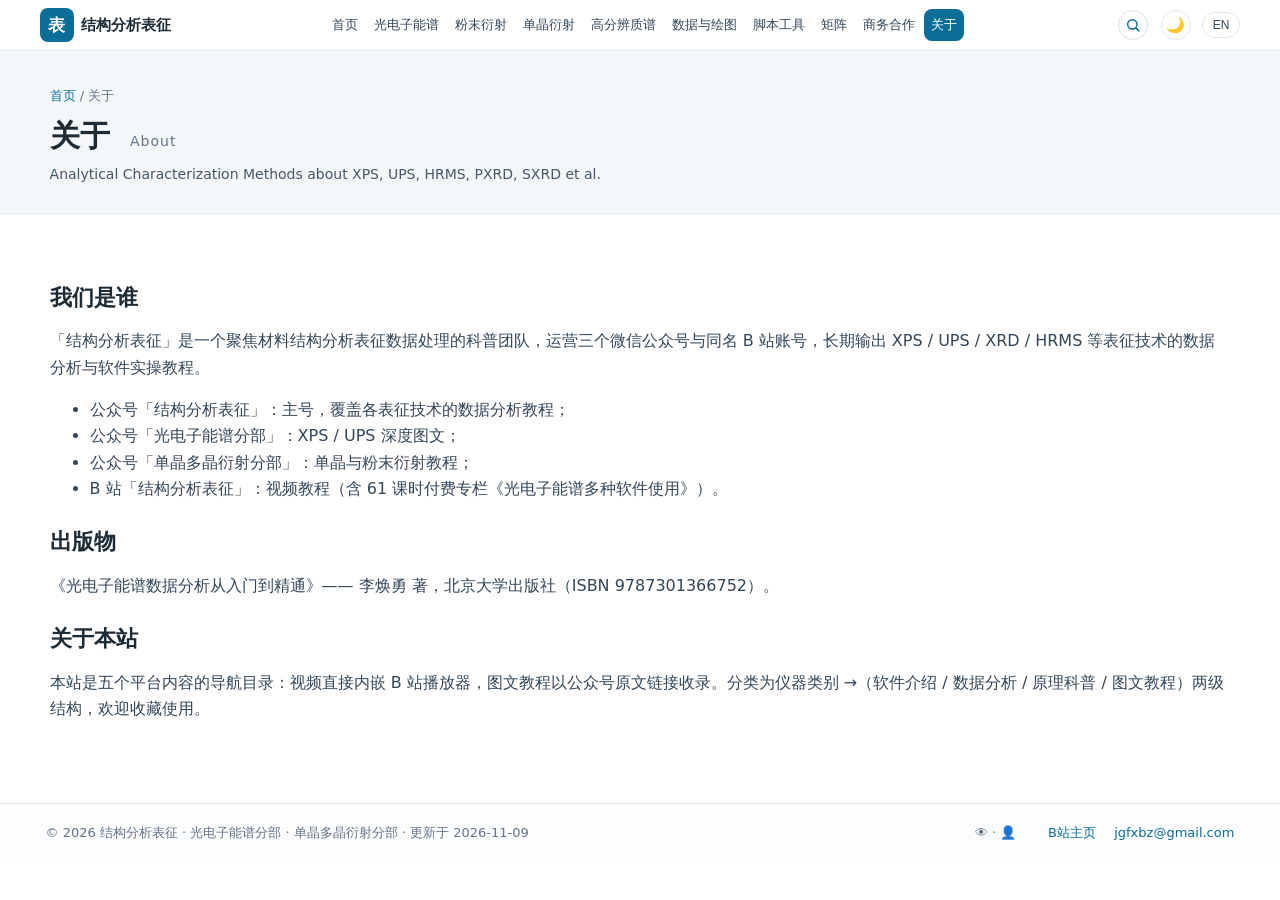
<file: about/index.html>
<!DOCTYPE html>
<html lang="zh-CN">
<head>
<meta charset="UTF-8">
<meta name="viewport" content="width=device-width, initial-scale=1.0">
<title data-i18n="title.about">关于 — 结构分析表征</title>
<meta name="description" content="结构分析表征账号矩阵与出版物的介绍页面。">
<link rel="icon" href="data:image/svg+xml,%3Csvg xmlns='http://www.w3.org/2000/svg' viewBox='0 0 100 100'%3E%3Crect width='100' height='100' rx='20' fill='%230b6e99'/%3E%3Ctext x='50' y='62' font-size='34' text-anchor='middle' fill='white' font-family='sans-serif' font-weight='bold'%3E%E8%A1%A8%3C/text%3E%3C/svg%3E">
<link rel="stylesheet" href="../assets/css/style.css?v=20261120g">
</head>
<body data-page="about">
<header class="site-header">
  <div class="wrap header-inner">
    <a class="logo" href="../index.html">
      <span class="logo-badge">表</span>
      <span class="logo-text"><strong>结构分析表征</strong><small>Structure Analysis &amp; Characterization</small></span>
    </a>
    <nav><ul><li><a href="../index.html" data-i18n="nav.home">首页</a></li>
<li><a href="../xps/index.html" data-i18n="nav.xps">光电子能谱</a></li>
<li><a href="../xrd-powder/index.html" data-i18n="nav.xrd">粉末衍射</a></li>
<li><a href="../scxrd/index.html" data-i18n="nav.scxrd">单晶衍射</a></li>
<li><a href="../hrms/index.html" data-i18n="nav.hrms">高分辨质谱</a></li>
<li><a href="../dataplot/index.html" data-i18n="nav.dataplot">数据与绘图</a></li>
<li><a href="../scripts/index.html" data-i18n="nav.scripts">脚本工具</a></li>
<li><a href="../matrix/index.html" data-i18n="nav.matrix">矩阵</a></li>
<li><a href="../cooperation/index.html" data-i18n="nav.coop">商务合作</a></li>
<li><a href="../about/index.html" class="active" data-i18n="nav.about">关于</a></li></ul></nav>
    <div class="header-actions">
      <a class="search-btn" href="../search/index.html" aria-label="搜索 / Search" title="站内搜索"><svg viewBox="0 0 24 24" fill="none" stroke="currentColor" stroke-width="2.2" stroke-linecap="round"><circle cx="11" cy="11" r="7"/><path d="M21 21l-4.3-4.3"/></svg></a><button id="theme-btn" class="theme-btn" type="button" aria-label="深色模式 / Dark mode">🌙</button>
    <button id="hamburger-btn" class="hamburger-btn" type="button" aria-label="菜单 / Menu">≡</button>
    <button id="lang-toggle" class="lang-toggle" type="button" aria-label="切换语言 / Switch language">EN</button></div>
  </div>
</header>
<main>

<section class="page-head">
  <div class="wrap">
    <p class="crumb"><a href="../index.html" data-i18n="nav.home">首页</a> / <span data-i18n="nav.about">关于</span></p>
    <h1><span data-i18n="nav.about">关于</span> <small>About</small></h1>
    <p class="page-desc">Analytical Characterization Methods about XPS, UPS, HRMS, PXRD, SXRD et al.</p>
  </div>
</section>
<section class="section">
  <div class="wrap about-body">
    <h2 data-i18n="about.h2a">我们是谁</h2>
    <p data-i18n="about.p1">「结构分析表征」是一个聚焦材料结构分析表征数据处理的科普团队，运营三个微信公众号与同名 B 站账号，长期输出 XPS / UPS / XRD / HRMS 等表征技术的数据分析与软件实操教程。</p>
    <ul>
      <li data-i18n="about.li1">公众号「结构分析表征」：主号，覆盖各表征技术的数据分析教程；</li>
      <li data-i18n="about.li2">公众号「光电子能谱分部」：XPS / UPS 深度图文；</li>
      <li data-i18n="about.li3">公众号「单晶多晶衍射分部」：单晶与粉末衍射教程；</li>
      <li data-i18n="about.li4">B 站「结构分析表征」：视频教程（含 61 课时付费专栏《光电子能谱多种软件使用》）。</li>
    </ul>
    <h2 data-i18n="about.h2b">出版物</h2>
    <p data-i18n="about.pub">《光电子能谱数据分析从入门到精通》—— 李焕勇 著，北京大学出版社（ISBN 9787301366752）。</p>
    <h2 data-i18n="about.h2c">关于本站</h2>
    <p data-i18n="about.site">本站是五个平台内容的导航目录：视频直接内嵌 B 站播放器，图文教程以公众号原文链接收录。分类为仪器类别 →（软件介绍 / 数据分析 / 原理科普 / 图文教程）两级结构，欢迎收藏使用。</p>
  </div>
</section>
</main>
<footer class="site-footer">
  <div class="wrap footer-inner">
    <div>© 2026 结构分析表征 · 光电子能谱分部 · 单晶多晶衍射分部 · <span data-i18n="footer.updated">更新于</span> 2026-11-09</div>
    <div class="footer-links">
      <span class="bz">👁 <span id="busuanzi_value_site_pv"></span> · 👤 <span id="busuanzi_value_site_uv"></span></span>
      <a href="https://space.bilibili.com/386282560" target="_blank" rel="noopener" data-i18n="footer.bili">B站主页</a>
      <a href="mailto:jgfxbz@gmail.com">jgfxbz@gmail.com</a>
    </div>
  </div>
</footer>
<div id="modal" class="modal" hidden>
  <div class="modal-mask" data-close></div>
  <div class="modal-body">
    <div class="modal-bar"><span id="modal-title"></span><button class="modal-close" data-close>✕</button></div>
    <div class="modal-player"><iframe id="modal-frame" src="" allowfullscreen scrolling="no" frameborder="0"></iframe></div>
    <div class="modal-foot"><a id="modal-link" href="#" target="_blank" rel="noopener" data-i18n="modal.open">在 B 站打开（点赞投币收藏）↗</a></div>
  </div>
</div>
<script src="../assets/js/data.js?v=20261120h"></script>
<script src="../assets/js/main.js?v=20261120h"></script>
<script async src="https://busuanzi.ibruce.info/busuanzi/2.3/busuanzi.pure.mini.js"></script>
</body>
</html>
</file>
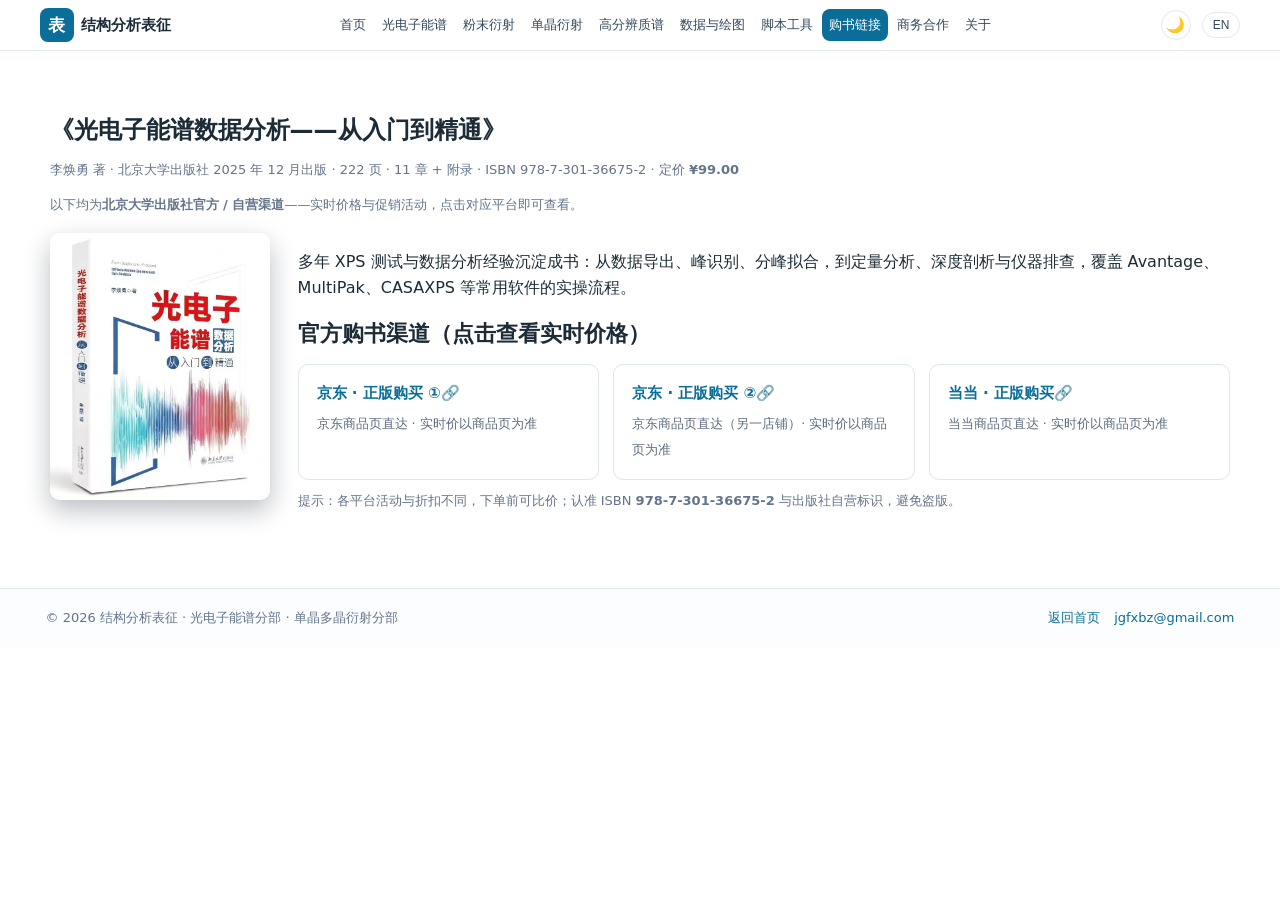
<file: book/index.html>
<!DOCTYPE html>
<html lang="zh-CN">
<head>
<meta charset="UTF-8">
<meta name="viewport" content="width=device-width, initial-scale=1.0">
<title>《光电子能谱数据分析 从入门到精通》· 购书链接 — 结构分析表征</title>
<meta name="description" content="《光电子能谱数据分析——从入门到精通》李焕勇著，北京大学出版社出版。当当自营旗舰店、京东自营等官方购书渠道。">
<link rel="icon" href="data:image/svg+xml,%3Csvg xmlns='http://www.w3.org/2000/svg' viewBox='0 0 100 100'%3E%3Crect width='100' height='100' rx='20' fill='%230b6e99'/%3E%3Ctext x='50' y='62' font-size='34' text-anchor='middle' fill='white' font-family='sans-serif' font-weight='bold'%3E%E8%A1%A8%3C/text%3E%3C/svg%3E">
<link rel="stylesheet" href="../assets/css/style.css?v=20261120g">
</head>
<body data-page="book">
<header class="site-header">
  <div class="wrap header-inner">
    <a class="logo" href="../index.html">
      <span class="logo-badge">表</span>
      <span class="logo-text"><strong>结构分析表征</strong><small>Structure Analysis &amp; Characterization</small></span>
    </a>
    <nav><ul><li><a href="../index.html">首页</a></li>
<li><a href="../xps/index.html">光电子能谱</a></li>
<li><a href="../xrd-powder/index.html">粉末衍射</a></li>
<li><a href="../scxrd/index.html">单晶衍射</a></li>
<li><a href="../hrms/index.html">高分辨质谱</a></li>
<li><a href="../dataplot/index.html">数据与绘图</a></li>
<li><a href="../scripts/index.html">脚本工具</a></li>
<li><a href="index.html" class="active">购书链接</a></li>
<li><a href="../cooperation/index.html">商务合作</a></li>
<li><a href="../about/index.html">关于</a></li></ul></nav>
    <div class="header-actions">
      <button id="theme-btn" class="theme-btn" type="button" aria-label="深色模式 / Dark mode">🌙</button>
      <button id="lang-toggle" class="lang-toggle" type="button" aria-label="切换语言 / Switch language">EN</button>
    </div>
  </div>
</header>
<main>
  <section class="section">
    <div class="wrap">
      <h1 style="margin-bottom:6px">《光电子能谱数据分析——从入门到精通》</h1>
      <p class="muted">李焕勇 著 · 北京大学出版社 2025 年 12 月出版 · 222 页 · 11 章 + 附录 · ISBN 978-7-301-36675-2 · 定价 <strong>¥99.00</strong></p>
      <p class="muted" style="margin-top:6px">以下均为<strong>北京大学出版社官方 / 自营渠道</strong>——实时价格与促销活动，点击对应平台即可查看。</p>
      <div class="book-page" style="margin-top:18px">
        <img class="book-cover-lg" src="../assets/img/book-cover.jpg" alt="《光电子能谱数据分析 从入门到精通》封面">
        <div class="book-main">
          <p>多年 XPS 测试与数据分析经验沉淀成书：从数据导出、峰识别、分峰拟合，到定量分析、深度剖析与仪器排查，覆盖 Avantage、MultiPak、CASAXPS 等常用软件的实操流程。</p>
          <h2 style="margin-top:18px">官方购书渠道（点击查看实时价格）</h2>
          <div class="buy-grid">
            <a class="buy-card" href="https://item.jd.com/15220566.html" target="_blank" rel="noopener">
              <strong>京东 · 正版购买 ①🔗</strong>
              <span>京东商品页直达 · 实时价以商品页为准</span>
            </a>
            <a class="buy-card" href="https://item.jd.com/10203777517603.html" target="_blank" rel="noopener">
              <strong>京东 · 正版购买 ②🔗</strong>
              <span>京东商品页直达（另一店铺）· 实时价以商品页为准</span>
            </a>
            <a class="buy-card" href="https://product.dangdang.com/29968630.html" target="_blank" rel="noopener">
              <strong>当当 · 正版购买🔗</strong>
              <span>当当商品页直达 · 实时价以商品页为准</span>
            </a>
          </div>
          <p class="muted" style="margin-top:10px">提示：各平台活动与折扣不同，下单前可比价；认准 ISBN <strong>978-7-301-36675-2</strong> 与出版社自营标识，避免盗版。</p>
        </div>
      </div>
    </div>
  </section>
</main>
<footer class="site-footer">
  <div class="wrap footer-inner">
    <div>© 2026 结构分析表征 · 光电子能谱分部 · 单晶多晶衍射分部</div>
    <div class="footer-links"><a href="../index.html">返回首页</a><a href="mailto:jgfxbz@gmail.com">jgfxbz@gmail.com</a></div>
  </div>
</footer>
<script src="../assets/js/data.js?v=20261120f"></script>
<script src="../assets/js/main.js?v=20261120f"></script>
</body>
</html>
</file>
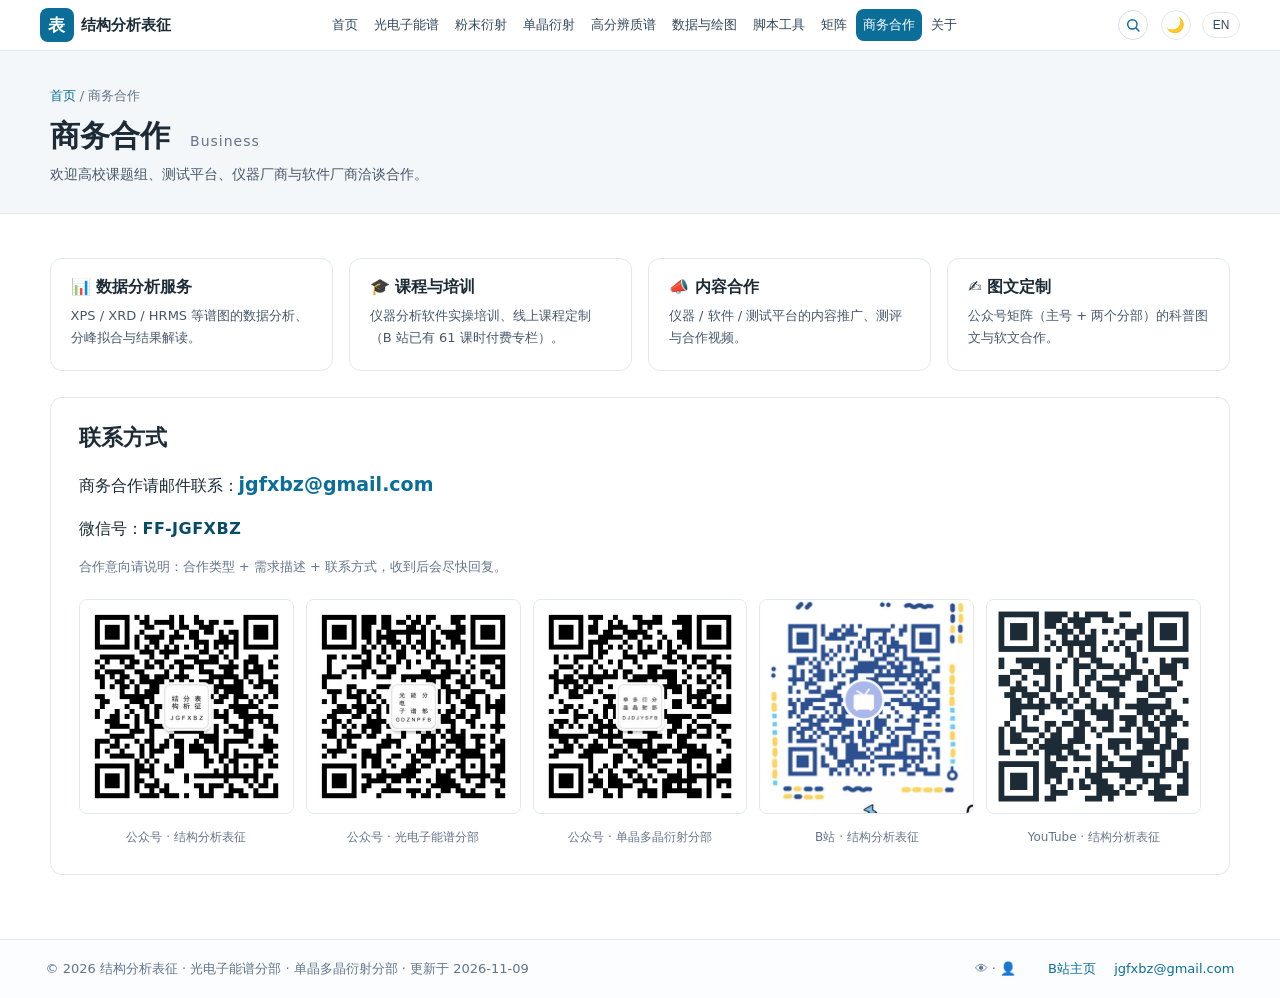
<file: cooperation/index.html>
<!DOCTYPE html>
<html lang="zh-CN">
<head>
<meta charset="UTF-8">
<meta name="viewport" content="width=device-width, initial-scale=1.0">
<title data-i18n="title.coop">商务合作 — 结构分析表征</title>
<meta name="description" content="数据分析服务、课程培训、内容合作与图文定制的商务合作页面。">
<link rel="icon" href="data:image/svg+xml,%3Csvg xmlns='http://www.w3.org/2000/svg' viewBox='0 0 100 100'%3E%3Crect width='100' height='100' rx='20' fill='%230b6e99'/%3E%3Ctext x='50' y='62' font-size='34' text-anchor='middle' fill='white' font-family='sans-serif' font-weight='bold'%3E%E8%A1%A8%3C/text%3E%3C/svg%3E">
<link rel="stylesheet" href="../assets/css/style.css?v=20261120g">
</head>
<body data-page="cooperation">
<header class="site-header">
  <div class="wrap header-inner">
    <a class="logo" href="../index.html">
      <span class="logo-badge">表</span>
      <span class="logo-text"><strong>结构分析表征</strong><small>Structure Analysis &amp; Characterization</small></span>
    </a>
    <nav><ul><li><a href="../index.html" data-i18n="nav.home">首页</a></li>
<li><a href="../xps/index.html" data-i18n="nav.xps">光电子能谱</a></li>
<li><a href="../xrd-powder/index.html" data-i18n="nav.xrd">粉末衍射</a></li>
<li><a href="../scxrd/index.html" data-i18n="nav.scxrd">单晶衍射</a></li>
<li><a href="../hrms/index.html" data-i18n="nav.hrms">高分辨质谱</a></li>
<li><a href="../dataplot/index.html" data-i18n="nav.dataplot">数据与绘图</a></li>
<li><a href="../scripts/index.html" data-i18n="nav.scripts">脚本工具</a></li>
<li><a href="../matrix/index.html" data-i18n="nav.matrix">矩阵</a></li>
<li><a href="../cooperation/index.html" class="active" data-i18n="nav.coop">商务合作</a></li>
<li><a href="../about/index.html" data-i18n="nav.about">关于</a></li></ul></nav>
    <div class="header-actions">
      <a class="search-btn" href="../search/index.html" aria-label="搜索 / Search" title="站内搜索"><svg viewBox="0 0 24 24" fill="none" stroke="currentColor" stroke-width="2.2" stroke-linecap="round"><circle cx="11" cy="11" r="7"/><path d="M21 21l-4.3-4.3"/></svg></a><button id="theme-btn" class="theme-btn" type="button" aria-label="深色模式 / Dark mode">🌙</button>
    <button id="hamburger-btn" class="hamburger-btn" type="button" aria-label="菜单 / Menu">≡</button>
    <button id="lang-toggle" class="lang-toggle" type="button" aria-label="切换语言 / Switch language">EN</button></div>
  </div>
</header>
<main>

<section class="page-head">
  <div class="wrap">
    <p class="crumb"><a href="../index.html" data-i18n="nav.home">首页</a> / <span data-i18n="nav.coop">商务合作</span></p>
    <h1><span data-i18n="nav.coop">商务合作</span> <small>Business</small></h1>
    <p class="page-desc" data-i18n="coop.desc">欢迎高校课题组、测试平台、仪器厂商与软件厂商洽谈合作。</p>
  </div>
</section>
<section class="section">
  <div class="wrap">
    <div class="acc-grid acc-4">
      <div class="acc-card"><h3>📊 <span data-i18n="coop.c1.t">数据分析服务</span></h3><p data-i18n="coop.c1.d">XPS / XRD / HRMS 等谱图的数据分析、分峰拟合与结果解读。</p></div>
      <div class="acc-card"><h3>🎓 <span data-i18n="coop.c2.t">课程与培训</span></h3><p data-i18n="coop.c2.d">仪器分析软件实操培训、线上课程定制（B 站已有 61 课时付费专栏）。</p></div>
      <div class="acc-card"><h3>📣 <span data-i18n="coop.c3.t">内容合作</span></h3><p data-i18n="coop.c3.d">仪器 / 软件 / 测试平台的内容推广、测评与合作视频。</p></div>
      <div class="acc-card"><h3>✍️ <span data-i18n="coop.c4.t">图文定制</span></h3><p data-i18n="coop.c4.d">公众号矩阵（主号 + 两个分部）的科普图文与软文合作。</p></div>
    </div>
    <div class="contact-panel">
      <h2 data-i18n="contact.h2">联系方式</h2>
      <p><span data-i18n="contact.p1">商务合作请邮件联系：</span><a class="mail" href="mailto:jgfxbz@gmail.com">jgfxbz@gmail.com</a></p>
      <p class="wechat-line"><span data-i18n="contact.wechat">微信号：</span><strong>FF-JGFXBZ</strong></p>
      <p class="muted" data-i18n="contact.p2">合作意向请说明：合作类型 + 需求描述 + 联系方式，收到后会尽快回复。</p>
      <div class="qr-row">
        <div class="qr-box"><img src="../assets/img/qr-main.png" alt="结构分析表征" onerror="this.style.display='none'"><span class="qr-tip" data-i18n="qr.main">公众号 · 结构分析表征</span></div>
        <div class="qr-box"><img src="../assets/img/qr-xps.png" alt="光电子能谱分部" onerror="this.style.display='none'"><span class="qr-tip" data-i18n="qr.xps">公众号 · 光电子能谱分部</span></div>
        <div class="qr-box"><img src="../assets/img/qr-xrd.png" alt="单晶多晶衍射分部" onerror="this.style.display='none'"><span class="qr-tip" data-i18n="qr.xrd">公众号 · 单晶多晶衍射分部</span></div>
        <div class="qr-box"><a href="https://space.bilibili.com/386282560" target="_blank" rel="noopener"><img src="../assets/img/qr-bili.png" alt="B站 结构分析表征" onerror="this.style.display='none'"></a><span class="qr-tip" data-i18n="qr.bili">B站 · 结构分析表征</span></div>
        <div class="qr-box"><a href="https://www.youtube.com/@%E7%BB%93%E6%9E%84%E5%88%86%E6%9E%90%E8%A1%A8%E5%BE%81" target="_blank" rel="noopener"><img src="../assets/img/qr-youtube.png" alt="YouTube 结构分析表征" onerror="this.style.display='none'"></a><span class="qr-tip">YouTube · 结构分析表征</span></div>
      </div>
    </div>
  </div>
</section>
</main>
<footer class="site-footer">
  <div class="wrap footer-inner">
    <div>© 2026 结构分析表征 · 光电子能谱分部 · 单晶多晶衍射分部 · <span data-i18n="footer.updated">更新于</span> 2026-11-09</div>
    <div class="footer-links">
      <span class="bz">👁 <span id="busuanzi_value_site_pv"></span> · 👤 <span id="busuanzi_value_site_uv"></span></span>
      <a href="https://space.bilibili.com/386282560" target="_blank" rel="noopener" data-i18n="footer.bili">B站主页</a>
      <a href="mailto:jgfxbz@gmail.com">jgfxbz@gmail.com</a>
    </div>
  </div>
</footer>
<div id="modal" class="modal" hidden>
  <div class="modal-mask" data-close></div>
  <div class="modal-body">
    <div class="modal-bar"><span id="modal-title"></span><button class="modal-close" data-close>✕</button></div>
    <div class="modal-player"><iframe id="modal-frame" src="" allowfullscreen scrolling="no" frameborder="0"></iframe></div>
    <div class="modal-foot"><a id="modal-link" href="#" target="_blank" rel="noopener" data-i18n="modal.open">在 B 站打开（点赞投币收藏）↗</a></div>
  </div>
</div>
<script src="../assets/js/data.js?v=20261120f"></script>
<script src="../assets/js/main.js?v=20261120f"></script>
<script async src="https://busuanzi.ibruce.info/busuanzi/2.3/busuanzi.pure.mini.js"></script>
</body>
</html>
</file>
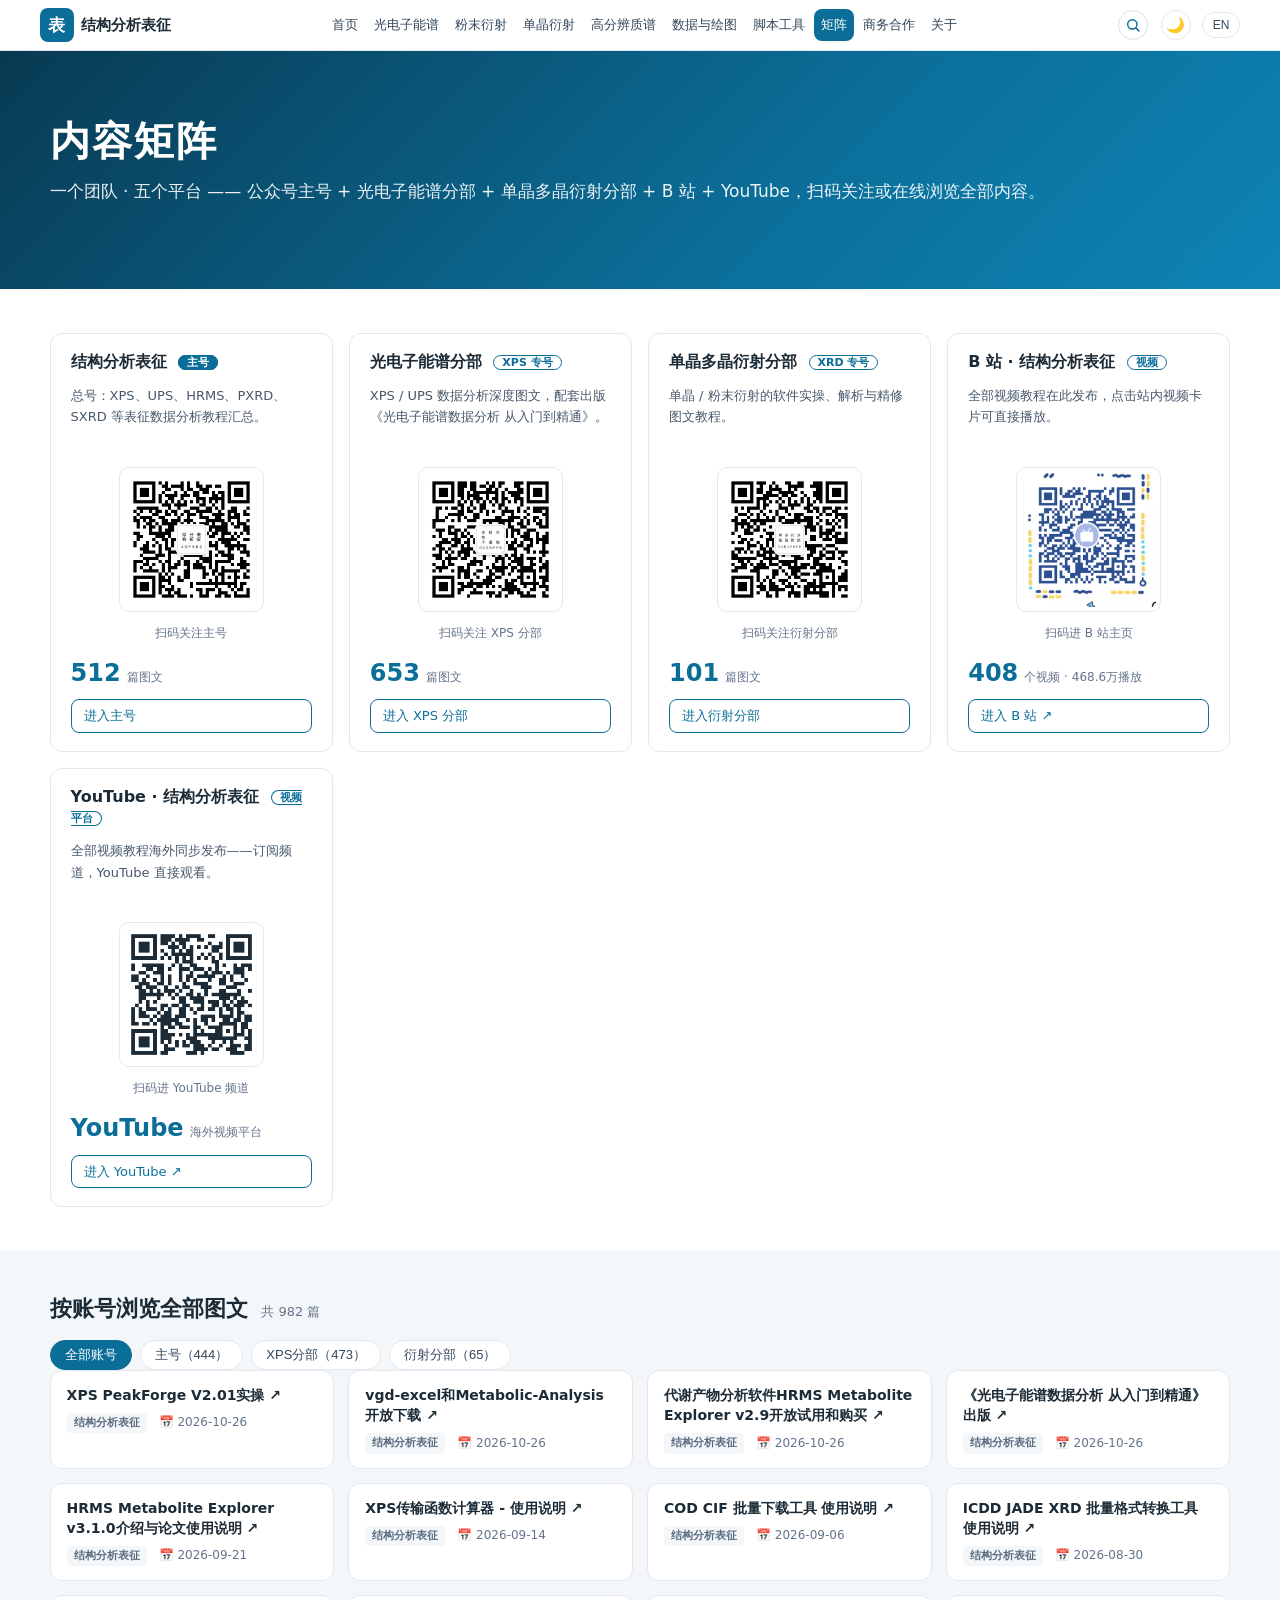
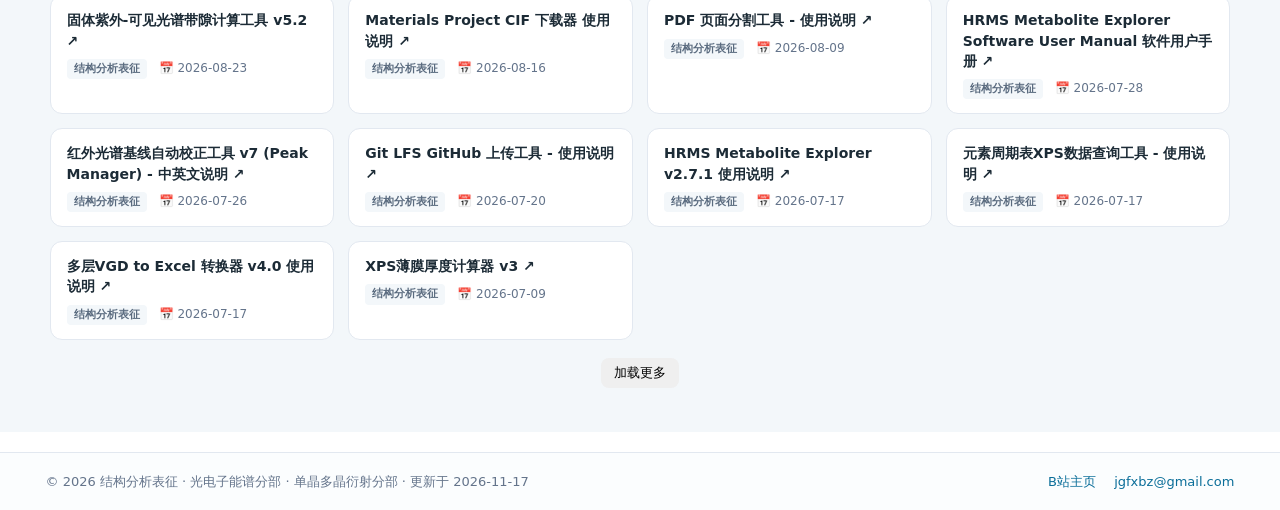
<file: matrix/index.html>
<!DOCTYPE html>
<html lang="zh-CN">
<head>
<meta charset="UTF-8">
<meta name="viewport" content="width=device-width, initial-scale=1.0">
<title data-i18n="title.matrix">内容矩阵 — 结构分析表征</title>
<meta name="description" content="结构分析表征内容矩阵：主号、光电子能谱分部、单晶多晶衍射分部与B站视频号的文章与视频入口。">
<link rel="icon" href="data:image/svg+xml,%3Csvg xmlns='http://www.w3.org/2000/svg' viewBox='0 0 100 100'%3E%3Crect width='100' height='100' rx='20' fill='%230b6e99'/%3E%3Ctext x='50' y='62' font-size='34' text-anchor='middle' fill='white' font-family='sans-serif' font-weight='bold'%3E%E8%A1%A8%3C/text%3E%3C/svg%3E">
<link rel="stylesheet" href="../assets/css/style.css?v=20261120g">
</head>
<body data-page="matrix">
<header class="site-header">
  <div class="wrap header-inner">
    <a class="logo" href="../index.html">
      <span class="logo-badge">表</span>
      <span class="logo-text"><strong>结构分析表征</strong><small>Structure Analysis &amp; Characterization</small></span>
    </a>
    <nav><ul><li><a href="../index.html" data-i18n="nav.home">首页</a></li>
<li><a href="../xps/index.html" data-i18n="nav.xps">光电子能谱</a></li>
<li><a href="../xrd-powder/index.html" data-i18n="nav.xrd">粉末衍射</a></li>
<li><a href="../scxrd/index.html" data-i18n="nav.scxrd">单晶衍射</a></li>
<li><a href="../hrms/index.html" data-i18n="nav.hrms">高分辨质谱</a></li>
<li><a href="../dataplot/index.html" data-i18n="nav.dataplot">数据与绘图</a></li>
<li><a href="../scripts/index.html" data-i18n="nav.scripts">脚本工具</a></li>
<li><a href="index.html" class="active" data-i18n="nav.matrix">矩阵</a></li>
<li><a href="../cooperation/index.html" data-i18n="nav.coop">商务合作</a></li>
<li><a href="../about/index.html" data-i18n="nav.about">关于</a></li></ul></nav>
    <div class="header-actions">
      <a class="search-btn" href="../search/index.html" aria-label="搜索 / Search" title="站内搜索"><svg viewBox="0 0 24 24" fill="none" stroke="currentColor" stroke-width="2.2" stroke-linecap="round"><circle cx="11" cy="11" r="7"/><path d="M21 21l-4.3-4.3"/></svg></a><button id="theme-btn" class="theme-btn" type="button" aria-label="深色模式 / Dark mode">🌙</button>
    <button id="hamburger-btn" class="hamburger-btn" type="button" aria-label="菜单 / Menu">≡</button>
    <button id="lang-toggle" class="lang-toggle" type="button" aria-label="切换语言 / Switch language">EN</button></div>
  </div>
</header>
<main>

<section class="hero">
  <div class="wrap">
    <h1 data-i18n="matrix.hero">内容矩阵</h1>
    <p class="hero-sub" data-i18n="matrix.sub">一个团队 · 五个平台 —— 公众号主号 + 光电子能谱分部 + 单晶多晶衍射分部 + B 站 + YouTube，扫码关注或在线浏览全部内容。</p>
  </div>
</section>

<section class="section">
  <div class="wrap">
    <div class="acc-grid matrix-grid">
      <div class="acc-card matrix-card">
        <h3><span data-i18n="matrix.c1t">结构分析表征</span> <span class="tag main" data-i18n="matrix.c1tag">主号</span></h3>
        <p data-i18n="matrix.c1d">总号：XPS、UPS、HRMS、PXRD、SXRD 等表征数据分析教程汇总。</p>
        <div class="matrix-qr"><img src="../assets/img/qr-main.png" alt="结构分析表征二维码" onerror="this.style.display='none'"><span class="qr-tip" data-i18n="matrix.scan1">扫码关注主号</span></div>
        <div class="matrix-stats"><strong>512</strong><span>篇图文</span></div>
        <a class="btn small ghost" href="../index.html" data-i18n="matrix.enter1">进入主号</a>
      </div>
      <div class="acc-card matrix-card">
        <h3><span data-i18n="matrix.c2t">光电子能谱分部</span> <span class="tag" data-i18n="matrix.c2tag">XPS 专号</span></h3>
        <p data-i18n="matrix.c2d">XPS / UPS 数据分析深度图文，配套出版《光电子能谱数据分析 从入门到精通》。</p>
        <div class="matrix-qr"><img src="../assets/img/qr-xps.png" alt="光电子能谱分部二维码" onerror="this.style.display='none'"><span class="qr-tip" data-i18n="matrix.scan2">扫码关注 XPS 分部</span></div>
        <div class="matrix-stats"><strong>653</strong><span>篇图文</span></div>
        <a class="btn small ghost" href="../xps/index.html?src=光电子能谱分部" data-i18n="matrix.enter2">进入 XPS 分部</a>
      </div>
      <div class="acc-card matrix-card">
        <h3><span data-i18n="matrix.c3t">单晶多晶衍射分部</span> <span class="tag" data-i18n="matrix.c3tag">XRD 专号</span></h3>
        <p data-i18n="matrix.c3d">单晶 / 粉末衍射的软件实操、解析与精修图文教程。</p>
        <div class="matrix-qr"><img src="../assets/img/qr-xrd.png" alt="单晶多晶衍射分部二维码" onerror="this.style.display='none'"><span class="qr-tip" data-i18n="matrix.scan3">扫码关注衍射分部</span></div>
        <div class="matrix-stats"><strong>101</strong><span>篇图文</span></div>
        <a class="btn small ghost" href="../xrd-powder/index.html?src=单晶多晶衍射分部" data-i18n="matrix.enter3">进入衍射分部</a>
      </div>
      <div class="acc-card matrix-card">
        <h3><span data-i18n="matrix.c4t">B 站 · 结构分析表征</span> <span class="tag" data-i18n="matrix.c4tag">视频</span></h3>
        <p data-i18n="matrix.c4d">全部视频教程在此发布，点击站内视频卡片可直接播放。</p>
        <div class="matrix-qr"><img src="../assets/img/qr-bili.png" alt="B站二维码" onerror="this.style.display='none'"><span class="qr-tip" data-i18n="matrix.scan4">扫码进 B 站主页</span></div>
        <div class="matrix-stats"><strong>408</strong><span>个视频 · 468.6万播放</span></div>
        <a class="btn small ghost" href="https://space.bilibili.com/386282560" target="_blank" rel="noopener" data-i18n="matrix.enter4">进入 B 站 ↗</a>
      </div>
      <div class="acc-card matrix-card">
        <h3><span data-i18n="matrix.c5t">YouTube · 结构分析表征</span> <span class="tag" data-i18n="matrix.c5tag">视频平台</span></h3>
        <p data-i18n="matrix.c5d">全部视频教程海外同步发布——订阅频道，YouTube 直接观看。</p>
        <div class="matrix-qr"><img src="../assets/img/qr-youtube.png" alt="YouTube 频道二维码" onerror="this.style.display='none'"><span class="qr-tip" data-i18n="matrix.scan5">扫码进 YouTube 频道</span></div>
        <div class="matrix-stats"><strong>YouTube</strong><span>海外视频平台</span></div>
        <a class="btn small ghost" href="https://www.youtube.com/@%E7%BB%93%E6%9E%84%E5%88%86%E6%9E%90%E8%A1%A8%E5%BE%81" target="_blank" rel="noopener" data-i18n="matrix.enter5">进入 YouTube ↗</a>
      </div>
    </div>
  </div>
</section>

<section class="section section-alt">
  <div class="wrap">
    <h2><span data-i18n="matrix.browse">按账号浏览全部图文</span> <span class="count-badge" id="m-count"></span></h2>
    <div class="chips" id="m-src-chips"></div>
    <div class="v-grid" id="m-grid"></div>
    <div style="text-align:center;margin-top:18px">
      <button id="m-more" class="btn small" type="button">加载更多</button>
    </div>
  </div>
</section>

</main>
<footer class="site-footer">
  <div class="wrap footer-inner">
    <div>© 2026 结构分析表征 · 光电子能谱分部 · 单晶多晶衍射分部 · 更新于 2026-11-17</div>
    <div class="footer-links">
      <a href="https://space.bilibili.com/386282560" target="_blank" rel="noopener">B站主页</a>
      <a href="mailto:jgfxbz@gmail.com">jgfxbz@gmail.com</a>
    </div>
  </div>
</footer>
<script src="../assets/js/data.js?v=20261120h"></script>
<script src="../assets/js/main.js"></script>
<script>
/* 矩阵页：按账号浏览全部图文（独立于板块页的按栏目过滤） */
(function () {
  var D = window.SITE_DATA || {};
  var esc = function (s) { return String(s == null ? "" : s).replace(/[&<>"']/g, function (c) { return { "&": "&amp;", "<": "&lt;", ">": "&gt;", '"': "&quot;", "'": "&#39;" }[c]; }); };
  var grid = document.getElementById("m-grid");
  var countEl = document.getElementById("m-count");
  var chipsEl = document.getElementById("m-src-chips");
  var moreBtn = document.getElementById("m-more");
  if (!grid || !D.articles) return;
  var order = ["结构分析表征", "光电子能谱分部", "单晶多晶衍射分部"];
  var short = {
    "结构分析表征": { zh: "主号", en: "Main" },
    "光电子能谱分部": { zh: "XPS分部", en: "XPS" },
    "单晶多晶衍射分部": { zh: "衍射分部", en: "XRD" }
  };
  var counts = {};
  D.articles.forEach(function (a) { counts[a.s] = (counts[a.s] || 0) + 1; });
  var srcs = order.filter(function (s) { return counts[s]; }).concat(Object.keys(counts).filter(function (s) { return order.indexOf(s) < 0; }));
  var cur = "all", shown = 18, langZ = "zh";
  function readLang() {
    try { langZ = localStorage.getItem("fxbz_lang") || "zh"; } catch (e) { langZ = "zh"; }
  }
  function sLabel(s) {
    var o = short[s];
    return o ? (langZ === "en" ? o.en : o.zh) : s;
  }
  function srcName(a) {
    var o = short[a.s];
    return o && langZ === "en" ? o.en : a.s;
  }
  function buildChips() {
    readLang();
    var _i18nAll = (D.i18n || {})["chip.srcAll"] || {};
    var labelAll = langZ === "en" ? (_i18nAll.en || "All accounts") : (_i18nAll.zh || "全部账号");
    var html = '<button class="chip active" data-src="all">' + labelAll + '</button>';
    srcs.forEach(function (s) { html += '<button class="chip" data-src="' + esc(s) + '">' + esc(sLabel(s)) + "（" + counts[s] + "）</button>"; });
    chipsEl.innerHTML = html;
  }
  function render() {
    readLang();
    var list = D.articles.filter(function (a) { return cur === "all" || a.s === cur; });
    countEl.textContent = langZ === "en" ? (list.length + " articles in total") : ("共 " + list.length + " 篇");
    grid.innerHTML = list.slice(0, shown).map(function (a) {
      var srcCls = a.s === "光电子能谱分部" ? " src-xps" : a.s === "单晶多晶衍射分部" ? " src-xrd" : " src-main";
      return '<a class="v-card a-card" href="' + esc(a.l) + '" target="_blank" rel="noopener">' +
        '<p class="v-title">' + esc(a.t) + " ↗</p>" +
        '<div class="v-meta"><span class="v-src' + srcCls + '">' + esc(srcName(a)) + "</span><span>📅 " + esc(a.d) + "</span></div></a>";
    }).join("") || '<p class="muted" style="grid-column:1/-1;padding:20px 4px">暂无内容</p>';
    moreBtn.hidden = list.length <= shown;
  }
  chipsEl.addEventListener("click", function (e) {
    var chip = e.target.closest(".chip");
    if (!chip) return;
    chipsEl.querySelectorAll(".chip").forEach(function (c) { c.classList.remove("active"); });
    chip.classList.add("active");
    cur = chip.getAttribute("data-src");
    shown = 18;
    render();
  });
  moreBtn.addEventListener("click", function () { shown += 36; render(); });
  var lt = document.getElementById("lang-toggle");
  if (lt) lt.addEventListener("click", function () {
    setTimeout(function () {
      buildChips();
      chipsEl.querySelectorAll(".chip").forEach(function (c) {
        c.classList.toggle("active", (c.getAttribute("data-src") || "all") === cur);
      });
      render();
    }, 80);
  });
  buildChips();
  render();
})();
</script>
</body>
</html>
</file>
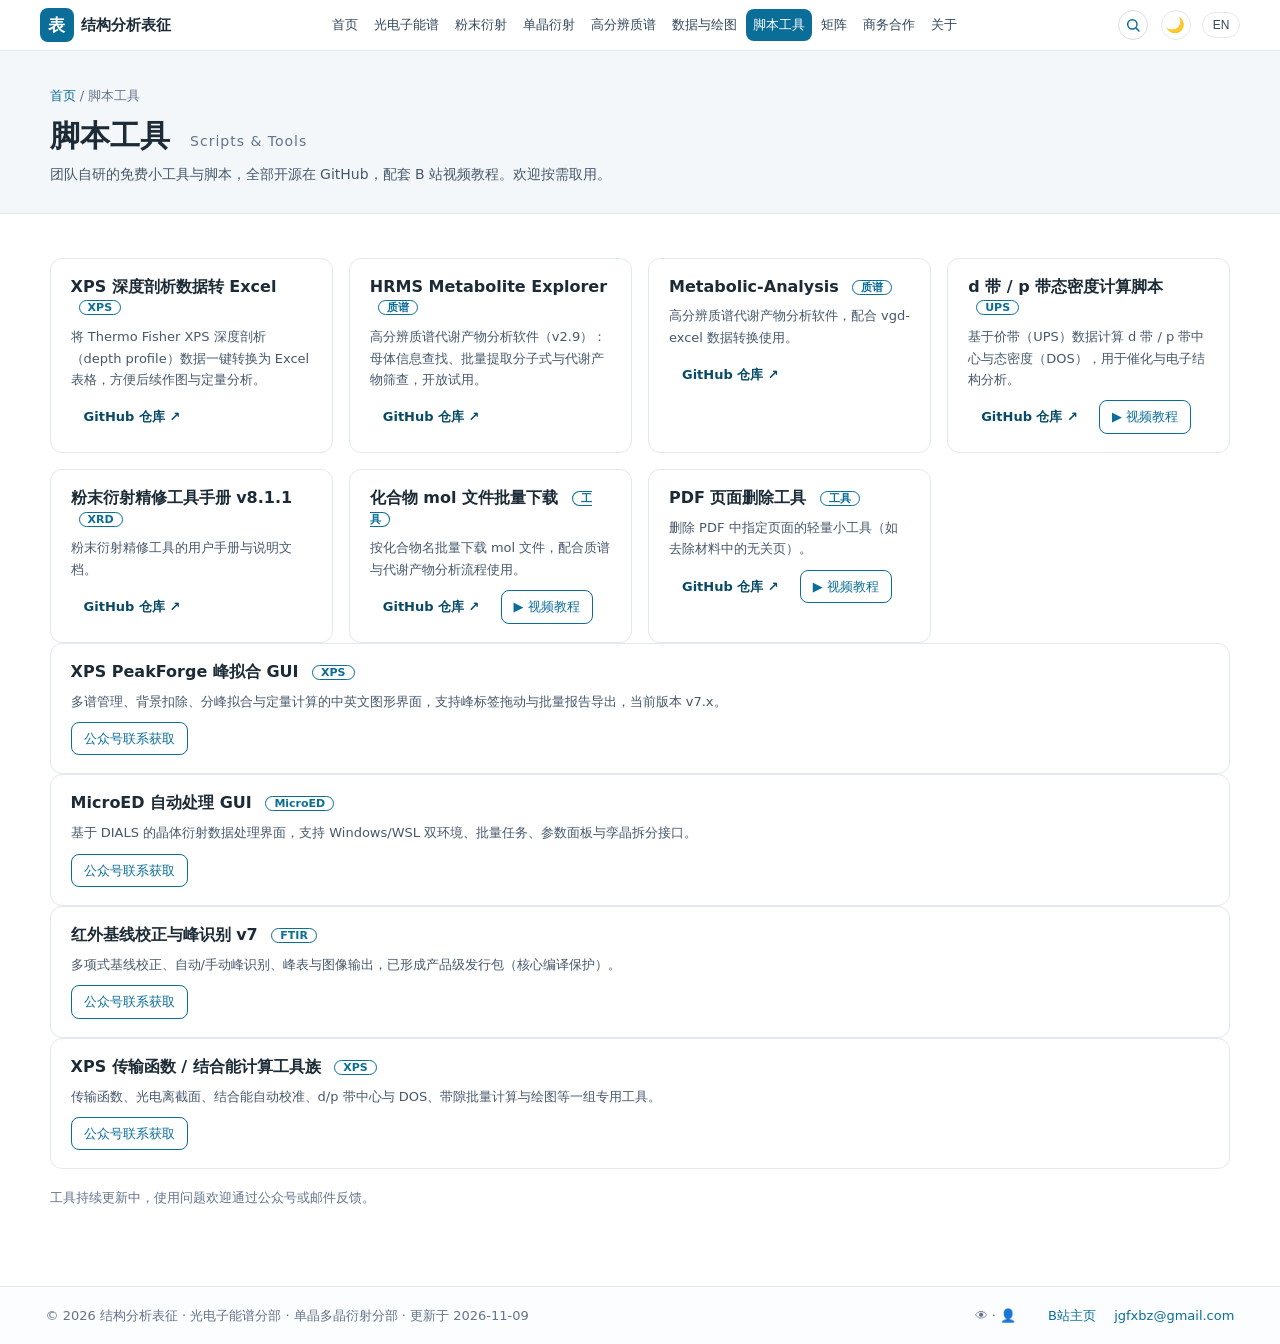
<file: scripts/index.html>
<!DOCTYPE html>
<html lang="zh-CN">
<head>
<meta charset="UTF-8">
<meta name="viewport" content="width=device-width, initial-scale=1.0">
<title data-i18n="title.scripts">脚本工具 — 结构分析表征</title>
<meta name="description" content="结构分析表征团队自研的免费开源脚本与工具。">
<link rel="icon" href="data:image/svg+xml,%3Csvg xmlns='http://www.w3.org/2000/svg' viewBox='0 0 100 100'%3E%3Crect width='100' height='100' rx='20' fill='%230b6e99'/%3E%3Ctext x='50' y='62' font-size='34' text-anchor='middle' fill='white' font-family='sans-serif' font-weight='bold'%3E%E8%A1%A8%3C/text%3E%3C/svg%3E">
<link rel="stylesheet" href="../assets/css/style.css?v=20261120g">
</head>
<body data-page="scripts">
<header class="site-header">
  <div class="wrap header-inner">
    <a class="logo" href="../index.html">
      <span class="logo-badge">表</span>
      <span class="logo-text"><strong>结构分析表征</strong><small>Structure Analysis &amp; Characterization</small></span>
    </a>
    <nav><ul><li><a href="../index.html" data-i18n="nav.home">首页</a></li>
<li><a href="../xps/index.html" data-i18n="nav.xps">光电子能谱</a></li>
<li><a href="../xrd-powder/index.html" data-i18n="nav.xrd">粉末衍射</a></li>
<li><a href="../scxrd/index.html" data-i18n="nav.scxrd">单晶衍射</a></li>
<li><a href="../hrms/index.html" data-i18n="nav.hrms">高分辨质谱</a></li>
<li><a href="../dataplot/index.html" data-i18n="nav.dataplot">数据与绘图</a></li>
<li><a href="../scripts/index.html" class="active" data-i18n="nav.scripts">脚本工具</a></li>
<li><a href="../matrix/index.html" data-i18n="nav.matrix">矩阵</a></li>
<li><a href="../cooperation/index.html" data-i18n="nav.coop">商务合作</a></li>
<li><a href="../about/index.html" data-i18n="nav.about">关于</a></li></ul></nav>
    <div class="header-actions">
      <a class="search-btn" href="../search/index.html" aria-label="搜索 / Search" title="站内搜索"><svg viewBox="0 0 24 24" fill="none" stroke="currentColor" stroke-width="2.2" stroke-linecap="round"><circle cx="11" cy="11" r="7"/><path d="M21 21l-4.3-4.3"/></svg></a><button id="theme-btn" class="theme-btn" type="button" aria-label="深色模式 / Dark mode">🌙</button>
    <button id="hamburger-btn" class="hamburger-btn" type="button" aria-label="菜单 / Menu">≡</button>
    <button id="lang-toggle" class="lang-toggle" type="button" aria-label="切换语言 / Switch language">EN</button></div>
  </div>
</header>
<main>

<section class="page-head">
  <div class="wrap">
    <p class="crumb"><a href="../index.html" data-i18n="nav.home">首页</a> / <span data-i18n="nav.scripts">脚本工具</span></p>
    <h1><span data-i18n="nav.scripts">脚本工具</span> <small>Scripts &amp; Tools</small></h1>
    <p class="page-desc" data-i18n="scripts.desc">团队自研的免费小工具与脚本，全部开源在 GitHub，配套 B 站视频教程。欢迎按需取用。</p>
  </div>
</section>
<section class="section">
  <div class="wrap">
    <div class="acc-grid">
      <div class="acc-card script-card">
        <h3><span data-i18n="scripts.s1.t"></span> <span class="tag" data-i18n="scripts.s1.tag"></span></h3>
        <p data-i18n="scripts.s1.d"></p>
        <div class="btn-row"><a class="btn small primary" href="https://github.com/jgfxbz/thermo-xps-depth-data-to-excel-converter" target="_blank" rel="noopener" data-i18n="scripts.github">GitHub 仓库 ↗</a></div>
      </div>

      <div class="acc-card script-card">
        <h3><span data-i18n="scripts.s2.t"></span> <span class="tag" data-i18n="scripts.s2.tag"></span></h3>
        <p data-i18n="scripts.s2.d"></p>
        <div class="btn-row"><a class="btn small primary" href="https://github.com/jgfxbz/HRMS-Metabolite-Explorer" target="_blank" rel="noopener" data-i18n="scripts.github">GitHub 仓库 ↗</a></div>
      </div>

      <div class="acc-card script-card">
        <h3><span data-i18n="scripts.s3.t"></span> <span class="tag" data-i18n="scripts.s3.tag"></span></h3>
        <p data-i18n="scripts.s3.d"></p>
        <div class="btn-row"><a class="btn small primary" href="https://github.com/jgfxbz/Metabolic-Analysis" target="_blank" rel="noopener" data-i18n="scripts.github">GitHub 仓库 ↗</a></div>
      </div>

      <div class="acc-card script-card">
        <h3><span data-i18n="scripts.s4.t"></span> <span class="tag" data-i18n="scripts.s4.tag"></span></h3>
        <p data-i18n="scripts.s4.d"></p>
        <div class="btn-row"><a class="btn small primary" href="https://github.com/jgfxbz/d-or-p-band-DOS-based-on-Valence-or-UPS" target="_blank" rel="noopener" data-i18n="scripts.github">GitHub 仓库 ↗</a><a class="btn small ghost" href="https://www.bilibili.com/video/BV1PqjH6LEDb" target="_blank" rel="noopener" data-i18n="scripts.video">▶ 视频教程</a></div>
      </div>

      <div class="acc-card script-card">
        <h3><span data-i18n="scripts.s5.t"></span> <span class="tag" data-i18n="scripts.s5.tag"></span></h3>
        <p data-i18n="scripts.s5.d"></p>
        <div class="btn-row"><a class="btn small primary" href="https://github.com/jgfxbz/-v8.1.1-User-Manual-for-Powder-Diffraction-Refinement-Tool-v8.1.1" target="_blank" rel="noopener" data-i18n="scripts.github">GitHub 仓库 ↗</a></div>
      </div>

      <div class="acc-card script-card">
        <h3><span data-i18n="scripts.s6.t"></span> <span class="tag" data-i18n="scripts.s6.tag"></span></h3>
        <p data-i18n="scripts.s6.d"></p>
        <div class="btn-row"><a class="btn small primary" href="https://github.com/jgfxbz/mol-downloader" target="_blank" rel="noopener" data-i18n="scripts.github">GitHub 仓库 ↗</a><a class="btn small ghost" href="https://www.bilibili.com/video/BV1J8E569E2N" target="_blank" rel="noopener" data-i18n="scripts.video">▶ 视频教程</a></div>
      </div>

      <div class="acc-card script-card">
        <h3><span data-i18n="scripts.s7.t"></span> <span class="tag" data-i18n="scripts.s7.tag"></span></h3>
        <p data-i18n="scripts.s7.d"></p>
        <div class="btn-row"><a class="btn small primary" href="https://github.com/jgfxbz/PDF-Page-Splitter" target="_blank" rel="noopener" data-i18n="scripts.github">GitHub 仓库 ↗</a><a class="btn small ghost" href="https://www.bilibili.com/video/BV1ua411478a" target="_blank" rel="noopener" data-i18n="scripts.video">▶ 视频教程</a></div>
      </div>
    </div>
      <div class="acc-card script-card">
        <h3><span data-i18n="scripts.s8.t"></span> <span class="tag" data-i18n="scripts.s8.tag"></span></h3>
        <p data-i18n="scripts.s8.d"></p>
        <div class="btn-row"><a class="btn small ghost" href="../cooperation/index.html" data-i18n="scripts.contact">公众号联系获取</a></div>
      </div>

      <div class="acc-card script-card">
        <h3><span data-i18n="scripts.s9.t"></span> <span class="tag" data-i18n="scripts.s9.tag"></span></h3>
        <p data-i18n="scripts.s9.d"></p>
        <div class="btn-row"><a class="btn small ghost" href="../cooperation/index.html" data-i18n="scripts.contact">公众号联系获取</a></div>
      </div>

      <div class="acc-card script-card">
        <h3><span data-i18n="scripts.s10.t"></span> <span class="tag" data-i18n="scripts.s10.tag"></span></h3>
        <p data-i18n="scripts.s10.d"></p>
        <div class="btn-row"><a class="btn small ghost" href="../cooperation/index.html" data-i18n="scripts.contact">公众号联系获取</a></div>
      </div>

      <div class="acc-card script-card">
        <h3><span data-i18n="scripts.s11.t"></span> <span class="tag" data-i18n="scripts.s11.tag"></span></h3>
        <p data-i18n="scripts.s11.d"></p>
        <div class="btn-row"><a class="btn small ghost" href="../cooperation/index.html" data-i18n="scripts.contact">公众号联系获取</a></div>
      </div>

    <p class="muted" style="margin-top:18px" data-i18n="scripts.note">工具持续更新中，使用问题欢迎通过公众号或邮件反馈。</p>
  </div>
</section>
</main>
<footer class="site-footer">
  <div class="wrap footer-inner">
    <div>© 2026 结构分析表征 · 光电子能谱分部 · 单晶多晶衍射分部 · <span data-i18n="footer.updated">更新于</span> 2026-11-09</div>
    <div class="footer-links">
      <span class="bz">👁 <span id="busuanzi_value_site_pv"></span> · 👤 <span id="busuanzi_value_site_uv"></span></span>
      <a href="https://space.bilibili.com/386282560" target="_blank" rel="noopener" data-i18n="footer.bili">B站主页</a>
      <a href="mailto:jgfxbz@gmail.com">jgfxbz@gmail.com</a>
    </div>
  </div>
</footer>
<div id="modal" class="modal" hidden>
  <div class="modal-mask" data-close></div>
  <div class="modal-body">
    <div class="modal-bar"><span id="modal-title"></span><button class="modal-close" data-close>✕</button></div>
    <div class="modal-player"><iframe id="modal-frame" src="" allowfullscreen scrolling="no" frameborder="0"></iframe></div>
    <div class="modal-foot"><a id="modal-link" href="#" target="_blank" rel="noopener" data-i18n="modal.open">在 B 站打开（点赞投币收藏）↗</a></div>
  </div>
</div>
<script src="../assets/js/data.js?v=20261120f"></script>
<script src="../assets/js/main.js?v=20261120f"></script>
<script async src="https://busuanzi.ibruce.info/busuanzi/2.3/busuanzi.pure.mini.js"></script>
</body>
</html>
</file>
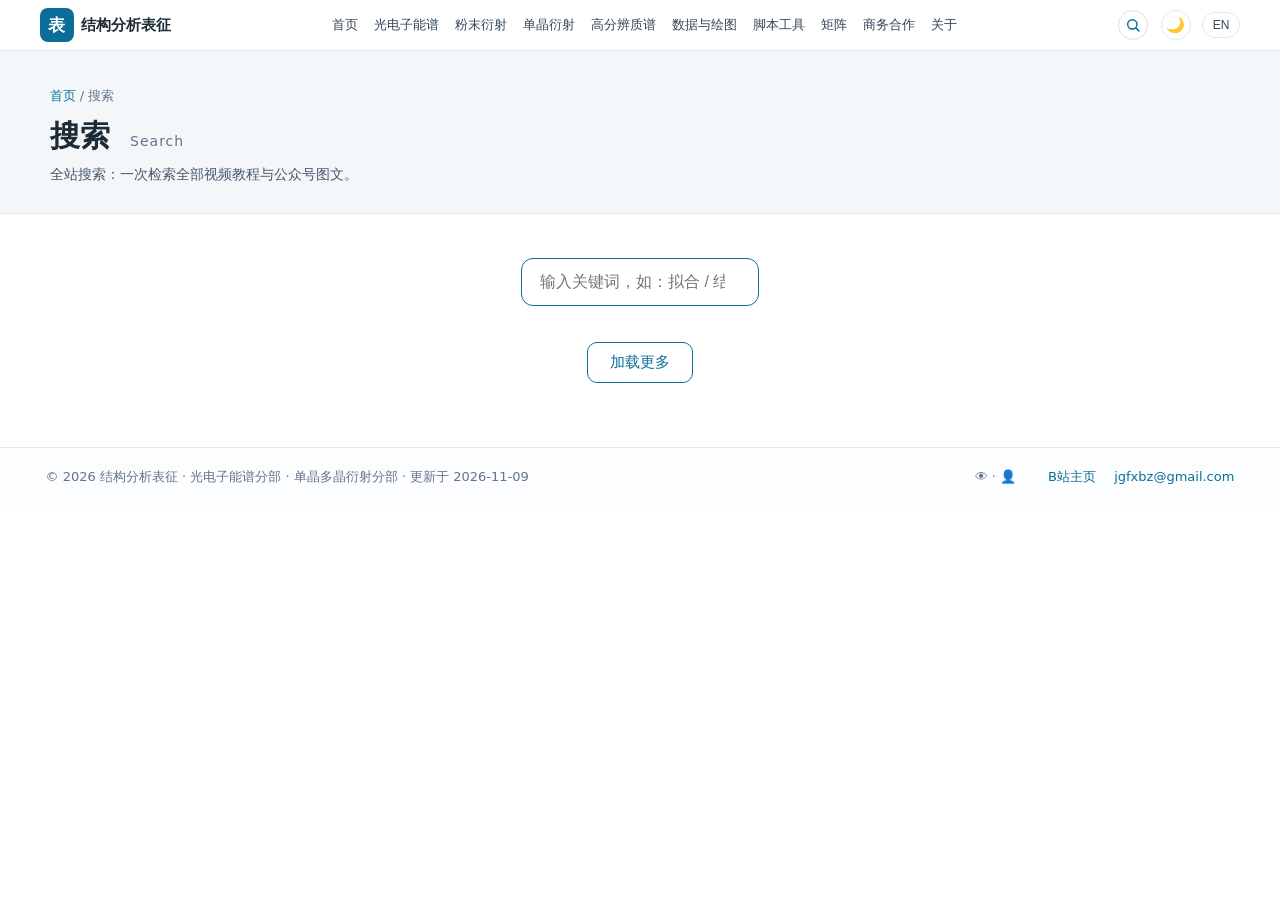
<file: search/index.html>
<!DOCTYPE html>
<html lang="zh-CN">
<head>
<meta charset="UTF-8">
<meta name="viewport" content="width=device-width, initial-scale=1.0">
<title data-i18n="title.search">站内搜索 — 结构分析表征</title>
<meta name="description" content="全站搜索视频教程与公众号图文。">
<link rel="icon" href="data:image/svg+xml,%3Csvg xmlns='http://www.w3.org/2000/svg' viewBox='0 0 100 100'%3E%3Crect width='100' height='100' rx='20' fill='%230b6e99'/%3E%3Ctext x='50' y='62' font-size='34' text-anchor='middle' fill='white' font-family='sans-serif' font-weight='bold'%3E%E8%A1%A8%3C/text%3E%3C/svg%3E">
<link rel="stylesheet" href="../assets/css/style.css?v=20261120g">
</head>
<body data-page="search">
<header class="site-header">
  <div class="wrap header-inner">
    <a class="logo" href="../index.html">
      <span class="logo-badge">表</span>
      <span class="logo-text"><strong>结构分析表征</strong><small>Structure Analysis &amp; Characterization</small></span>
    </a>
    <nav><ul><li><a href="../index.html" data-i18n="nav.home">首页</a></li>
<li><a href="../xps/index.html" data-i18n="nav.xps">光电子能谱</a></li>
<li><a href="../xrd-powder/index.html" data-i18n="nav.xrd">粉末衍射</a></li>
<li><a href="../scxrd/index.html" data-i18n="nav.scxrd">单晶衍射</a></li>
<li><a href="../hrms/index.html" data-i18n="nav.hrms">高分辨质谱</a></li>
<li><a href="../dataplot/index.html" data-i18n="nav.dataplot">数据与绘图</a></li>
<li><a href="../scripts/index.html" data-i18n="nav.scripts">脚本工具</a></li>
<li><a href="../matrix/index.html" data-i18n="nav.matrix">矩阵</a></li>
<li><a href="../cooperation/index.html" data-i18n="nav.coop">商务合作</a></li>
<li><a href="../about/index.html" data-i18n="nav.about">关于</a></li></ul></nav>
    <div class="header-actions">
      <a class="search-btn" href="../search/index.html" aria-label="搜索 / Search" title="站内搜索"><svg viewBox="0 0 24 24" fill="none" stroke="currentColor" stroke-width="2.2" stroke-linecap="round"><circle cx="11" cy="11" r="7"/><path d="M21 21l-4.3-4.3"/></svg></a><button id="theme-btn" class="theme-btn" type="button" aria-label="深色模式 / Dark mode">🌙</button>
    <button id="hamburger-btn" class="hamburger-btn" type="button" aria-label="菜单 / Menu">≡</button>
    <button id="lang-toggle" class="lang-toggle" type="button" aria-label="切换语言 / Switch language">EN</button></div>
  </div>
</header>
<main>

<section class="page-head">
  <div class="wrap">
    <p class="crumb"><a href="../index.html" data-i18n="nav.home">首页</a> / <span data-i18n="nav.search">搜索</span></p>
    <h1><span data-i18n="nav.search">搜索</span> <small>Search</small></h1>
    <p class="page-desc" data-i18n="search.desc">全站搜索：一次检索全部视频教程与公众号图文。</p>
  </div>
</section>
<section class="section">
  <div class="wrap">
    <input id="site-q" class="search site-search" type="search" data-i18n-ph="search.ph2" placeholder="输入关键词，如：拟合 / 结晶度 / 代谢 / 精修 …" autofocus>
    <p class="count-badge" id="s-count"></p>
    <div class="v-grid" id="search-grid"></div>
    <div class="more-row"><button id="smore" class="btn ghost" hidden data-i18n="load.more">加载更多</button></div>
  </div>
</section>
</main>
<footer class="site-footer">
  <div class="wrap footer-inner">
    <div>© 2026 结构分析表征 · 光电子能谱分部 · 单晶多晶衍射分部 · <span data-i18n="footer.updated">更新于</span> 2026-11-09</div>
    <div class="footer-links">
      <span class="bz">👁 <span id="busuanzi_value_site_pv"></span> · 👤 <span id="busuanzi_value_site_uv"></span></span>
      <a href="https://space.bilibili.com/386282560" target="_blank" rel="noopener" data-i18n="footer.bili">B站主页</a>
      <a href="mailto:jgfxbz@gmail.com">jgfxbz@gmail.com</a>
    </div>
  </div>
</footer>
<div id="modal" class="modal" hidden>
  <div class="modal-mask" data-close></div>
  <div class="modal-body">
    <div class="modal-bar"><span id="modal-title"></span><button class="modal-close" data-close>✕</button></div>
    <div class="modal-player"><iframe id="modal-frame" src="" allowfullscreen scrolling="no" frameborder="0"></iframe></div>
    <div class="modal-foot"><a id="modal-link" href="#" target="_blank" rel="noopener" data-i18n="modal.open">在 B 站打开（点赞投币收藏）↗</a></div>
  </div>
</div>
<script src="../assets/js/data.js?v=20261120f"></script>
<script src="../assets/js/main.js?v=20261120f"></script>
<script async src="https://busuanzi.ibruce.info/busuanzi/2.3/busuanzi.pure.mini.js"></script>
</body>
</html>
</file>
<file: assets/css/style.css>
/* 结构分析表征 — 站点样式 */
:root {
  --primary: #0b6e99;
  --primary-dark: #084b69;
  --ink: #1c2b36;
  --muted: #64748b;
  --line: #e2e8f0;
  --bg: #ffffff;
  --bg-alt: #f3f7fa;
  --radius: 12px;
  --shadow: 0 1px 3px rgba(12, 44, 66, .08);
}
* { box-sizing: border-box; }
html { scroll-behavior: smooth; }
body {
  margin: 0;
  font-family: system-ui, "Segoe UI", "PingFang SC", "Hiragino Sans GB", "Microsoft YaHei", sans-serif;
  color: var(--ink);
  background: var(--bg);
  line-height: 1.65;
}
a { color: var(--primary); text-decoration: none; }
a:hover { text-decoration: underline; }
.wrap { max-width: min(1600px, 96vw); margin: 0 auto; padding: 0 24px; }
h1, h2, h3 { line-height: 1.3; }
h2 { font-size: 22px; margin: 0 0 16px; }
.h-num { color: var(--primary); font-size: 14px; margin-right: 8px; font-weight: 700; }
.muted { color: var(--muted); font-size: 13px; }
code { background: var(--bg-alt); border: 1px solid var(--line); border-radius: 4px; padding: 1px 6px; font-size: 12px; }

/* ---------- header ---------- */
.site-header {
  position: sticky; top: 0; z-index: 50;
  background: rgba(255, 255, 255, .92); backdrop-filter: blur(8px);
  border-bottom: 1px solid var(--line);
}
.header-inner { display: flex; align-items: center; justify-content: space-between; gap: 12px; padding: 10px 20px; flex-wrap: wrap; }
.logo { display: flex; align-items: center; gap: 10px; color: var(--ink); }
.logo:hover { text-decoration: none; }
.logo-badge {
  width: 40px; height: 40px; border-radius: 10px; background: var(--primary); color: #fff;
  display: flex; align-items: center; justify-content: center; font-size: 20px; font-weight: 700; flex: none;
}
.logo-text { display: flex; flex-direction: column; line-height: 1.25; }
.logo-text strong { font-size: 17px; }
.logo-text small { color: var(--muted); font-size: 11px; }
nav ul { list-style: none; display: flex; flex-wrap: wrap; gap: 2px; margin: 0; padding: 0; }
nav a {
  display: block; padding: 7px 9px; border-radius: 8px; color: #33475b; font-size: 13.5px; white-space: nowrap;
}
nav a:hover { background: var(--bg-alt); text-decoration: none; }
nav a.active { background: var(--primary); color: #fff; }
.lang-toggle {
  border: 1px solid var(--line); background: #fff; color: #33475b; border-radius: 20px;
  padding: 6px 14px; font-size: 13px; cursor: pointer; transition: .15s; flex: none;
}
.lang-toggle:hover { border-color: var(--primary); color: var(--primary); }

/* ---------- hero ---------- */
.hero {
  background: linear-gradient(135deg, #083a52 0%, #0b6e99 60%, #0d84b5 100%);
  color: #fff; padding: 64px 0 56px;
}
.hero h1 { font-size: 40px; margin: 0 0 10px; letter-spacing: 2px; }
.hero-sub { font-size: 17px; opacity: .92; margin: 0 0 28px; }
.hero-stats { display: flex; flex-wrap: wrap; gap: 14px; margin-bottom: 30px; max-width: none; }
.hero-stats > div {
  background: rgba(255, 255, 255, .12); border: 1px solid rgba(255, 255, 255, .25);
  border-radius: var(--radius); padding: 10px 22px; text-align: center; min-width: 110px; flex: 1 1 0;
}
.hero-stats strong { display: block; font-size: 24px; }
.hero-stats span { font-size: 12px; opacity: .85; }
.hero-cta { display: flex; gap: 12px; flex-wrap: wrap; }

/* ---------- buttons ---------- */
.btn {
  display: inline-block; padding: 10px 22px; border-radius: 10px; font-size: 15px;
  border: 1px solid transparent; cursor: pointer; transition: .15s;
}
.btn:hover { text-decoration: none; transform: translateY(-1px); }
.btn.primary { background: #fff; color: var(--primary-dark); font-weight: 600; }
.btn.ghost { background: rgba(255, 255, 255, .16); color: #fff; border-color: rgba(255, 255, 255, .75); }
.section .btn.ghost { color: var(--primary); border-color: var(--primary); background: transparent; }
.btn.small { padding: 5px 12px; font-size: 13px; border-radius: 8px; }

/* ---------- sections ---------- */
.section { padding: 44px 0; }
.section-alt { background: var(--bg-alt); }
.section-sub { margin: -8px 0 16px; color: var(--muted); font-size: 13px; }

/* ---------- category cards (home) ---------- */
.cat-grid { display: grid; grid-template-columns: repeat(auto-fit, minmax(280px, 1fr)); gap: 16px; }
.cat-card {
  display: block; background: #fff; border: 1px solid var(--line); border-radius: var(--radius);
  padding: 20px; color: var(--ink); box-shadow: var(--shadow); transition: .15s;
}
.cat-card:hover { text-decoration: none; border-color: var(--primary); transform: translateY(-2px); }
.cat-name { font-size: 18px; font-weight: 700; color: var(--primary-dark); }
.cat-name small { display: block; color: var(--muted); font-size: 11px; font-weight: 400; letter-spacing: .5px; }
.cat-card p { color: #47586b; font-size: 13px; margin: 8px 0 10px; min-height: 40px; }
.cat-meta { color: var(--primary); font-size: 13px; font-weight: 600; }

/* ---------- software cards ---------- */
.sw-grid { display: grid; grid-template-columns: repeat(auto-fit, minmax(250px, 1fr)); gap: 14px; }
.sw-card {
  background: #fff; border: 1px solid var(--line); border-radius: var(--radius);
  padding: 16px 18px; cursor: pointer; transition: .15s;
}
.sw-card:hover { border-color: var(--primary); box-shadow: var(--shadow); }
.sw-card h3 { margin: 0; font-size: 16px; }
.sw-card .vendor { font-size: 11px; color: #fff; background: var(--primary); border-radius: 20px; padding: 1px 9px; margin-left: 6px; vertical-align: 2px; white-space: nowrap; }
.sw-card p { margin: 6px 0 10px; font-size: 13px; color: #47586b; }
.sw-card .sw-n { font-size: 12px; color: var(--primary); font-weight: 600; }

/* ---------- toolbar / chips / search ---------- */
.toolbar { display: flex; flex-wrap: wrap; gap: 10px; align-items: center; margin-bottom: 18px; }
.chips { display: flex; flex-wrap: wrap; gap: 8px; }
.chip {
  border: 1px solid var(--line); background: #fff; color: #33475b; border-radius: 20px;
  padding: 5px 14px; font-size: 13px; cursor: pointer; transition: .15s;
}
.chip:hover { border-color: var(--primary); color: var(--primary); }
.chip.active { background: var(--primary); border-color: var(--primary); color: #fff; }
.search {
  flex: 1; min-width: 220px; padding: 9px 14px; border: 1px solid var(--line); border-radius: 10px;
  font-size: 14px; outline: none; background: #fff;
}
.search:focus { border-color: var(--primary); }
.count-badge { font-size: 13px; color: var(--muted); font-weight: 400; margin-left: 6px; }

/* ---------- video cards ---------- */
.v-grid { display: grid; grid-template-columns: repeat(auto-fit, minmax(280px, 1fr)); gap: 14px; }
.v-thumb {
  display: block; width: 100%; aspect-ratio: 16 / 9; object-fit: cover;
  border-radius: 8px; background: var(--bg-alt); margin-bottom: 8px;
}
.v-digest {
  font-size: 12px; color: var(--muted); margin: 4px 0 0; line-height: 1.5;
  display: -webkit-box; -webkit-line-clamp: 2; -webkit-box-orient: vertical; overflow: hidden;
}
.site-search {
  display: block; max-width: 640px; margin: 0 auto 16px; padding: 14px 18px;
  font-size: 16px; border: 1px solid var(--line); border-radius: 12px; outline: none; background: #fff;
}
.site-search:focus { border-color: var(--primary); }
#s-count { display: block; text-align: center; margin-bottom: 14px; }
.bz { color: var(--muted); margin-right: 14px; }
.v-card {
  background: #fff; border: 1px solid var(--line); border-radius: var(--radius);
  padding: 14px 16px; cursor: pointer; transition: .15s; display: flex; flex-direction: column; gap: 8px;
}
.v-card:hover { border-color: var(--primary); box-shadow: var(--shadow); }
.v-title { font-size: 14px; font-weight: 600; line-height: 1.45; margin: 0; }
.v-meta { display: flex; flex-wrap: wrap; gap: 6px 12px; align-items: center; font-size: 12px; color: var(--muted); }
.v-tag { background: var(--bg-alt); color: var(--primary-dark); border-radius: 4px; padding: 1px 7px; font-size: 11px; }
.v-tag.s { background: #e8f4ec; color: #1e7a46; }
.v-tag.p { background: #fdf1e3; color: #b05e12; }
.more-row { text-align: center; margin-top: 20px; }
#more[hidden], #amore[hidden] { display: none; }
a.v-card { color: var(--ink); }
a.v-card:hover { text-decoration: none; }
.v-src { color: var(--primary); font-weight: 600; border-radius: 4px; padding: 1px 7px; font-size: 11px; }
.v-src.src-main { background: var(--bg-alt); color: #5a6b7f; }
.v-src.src-xps { background: #e3f0fd; color: #1f6fb5; }
.v-src.src-xrd { background: #e5f6ec; color: #1e8e4f; }
.script-card .btn-row { display: flex; gap: 8px; margin-top: 10px; flex-wrap: wrap; }
.script-card h3 .tag { margin-left: 8px; }

/* ---------- panels ---------- */
.note-panel {
  background: #fff; border: 1px dashed #b9cdda; border-radius: var(--radius);
  padding: 20px 24px; font-size: 14px;
}
.note-panel p { margin: 6px 0; }

/* ---------- accounts / cooperation ---------- */
.acc-grid { display: grid; grid-template-columns: repeat(auto-fill, minmax(250px, 1fr)); gap: 16px; }
.acc-card { background: #fff; border: 1px solid var(--line); border-radius: var(--radius); padding: 18px 20px; }
.acc-card h3 { margin: 0 0 8px; font-size: 16px; }
.acc-card p { margin: 4px 0; font-size: 13px; color: #47586b; }
.tag { font-size: 11px; color: var(--primary); border: 1px solid currentColor; border-radius: 20px; padding: 0 8px; margin-left: 6px; vertical-align: 1px; }
.tag.main { background: var(--primary); color: #fff; border-color: var(--primary); }
.contact-panel { margin-top: 26px; background: #fff; border: 1px solid var(--line); border-radius: var(--radius); padding: 26px 28px; }
.contact-panel .mail { font-size: 19px; font-weight: 700; }
.wechat-line { margin: 4px 0; }
.wechat-line strong, .coop-wechat strong { font-size: 16px; color: var(--primary-dark); letter-spacing: .5px; }
.coop-wechat { margin: 2px 0 4px; font-size: 14px; }
.qr-row { display: flex; gap: 20px; flex-wrap: wrap; margin-top: 18px; justify-content: space-evenly; }
.qr-box { width: 160px; text-align: center; }
.qr-box img { width: 150px; height: 150px; object-fit: contain; border: 1px solid var(--line); border-radius: 8px; background: var(--bg-alt); min-height: 150px; }
.qr-tip { display: block; font-size: 12px; color: var(--muted); margin-top: 6px; }

/* ---------- 首页商务合作横幅 ---------- */
.coop-band { display: flex; gap: 30px; align-items: center; flex-wrap: nowrap; }
.coop-info { flex: 1; min-width: 300px; }
.coop-types { display: flex; flex-wrap: wrap; gap: 8px; margin-bottom: 14px; }
.coop-types > span {
  border: 1px solid var(--line); background: #fff; color: #33475b; border-radius: 20px;
  padding: 5px 14px; font-size: 13px;
}
.coop-mail { margin: 6px 0 4px; font-size: 15px; }
.coop-more { margin-top: 12px; }
.coop-qr { text-align: center; flex: none; }
.coop-qr img { width: 120px; height: 120px; object-fit: contain; border: 1px solid var(--line); border-radius: 8px; background: #fff; }

/* ---------- page head ---------- */
.page-head { background: var(--bg-alt); padding: 34px 0 26px; border-bottom: 1px solid var(--line); }
.crumb { font-size: 13px; color: var(--muted); margin: 0 0 10px; }
.page-head h1 { margin: 0 0 8px; font-size: 30px; }
.page-head h1 small { font-size: 14px; color: var(--muted); font-weight: 400; margin-left: 10px; letter-spacing: 1px; }
.page-desc { color: #47586b; margin: 0; max-width: 780px; font-size: 14px; }
.about-body h2 { margin-top: 26px; }
.about-body p, .about-body li { color: #33475b; }

/* ---------- footer ---------- */
.site-footer { border-top: 1px solid var(--line); background: #fbfdfe; margin-top: 20px; }
.footer-inner { display: flex; justify-content: space-between; flex-wrap: wrap; gap: 8px; padding: 18px 20px; font-size: 13px; color: var(--muted); }
.footer-links a { margin-left: 14px; }

/* ---------- modal ---------- */
.modal { position: fixed; inset: 0; z-index: 100; }
.modal[hidden] { display: none; }
.modal-mask { position: absolute; inset: 0; background: rgba(10, 25, 36, .72); }
.modal-body {
  position: relative; max-width: 900px; margin: 5vh auto; background: #fff;
  border-radius: 14px; overflow: hidden; box-shadow: 0 12px 40px rgba(0, 0, 0, .35);
}
.modal-bar { display: flex; justify-content: space-between; align-items: center; gap: 12px; padding: 12px 18px; }
#modal-title { font-weight: 600; font-size: 15px; }
.modal-close { border: none; background: var(--bg-alt); border-radius: 8px; width: 30px; height: 30px; cursor: pointer; font-size: 14px; }
.modal-close:hover { background: var(--line); }
.modal-player { position: relative; padding-top: 56.25%; background: #000; }
.modal-player iframe { position: absolute; inset: 0; width: 100%; height: 100%; border: 0; }
.modal-foot { padding: 10px 18px; font-size: 13px; }

@media (max-width: 640px) {
  .hero h1 { font-size: 30px; }
  .hero { padding: 44px 0 40px; }
  .modal-body { margin: 3vh 10px; }
}

/* ---------- 内容矩阵页 ---------- */
.matrix-grid { display: grid; grid-template-columns: repeat(auto-fit, minmax(235px, 1fr)); gap: 16px; }
.matrix-card { display: flex; flex-direction: column; gap: 6px; }
.matrix-card h3 { margin: 0 0 2px; }
.matrix-card > p { flex: 1 1 auto; min-height: 64px; }  /* 描述占位一致 → 二维码同高对齐 */
.matrix-qr { text-align: center; margin: 8px 0 4px; }
.matrix-qr img { width: 148px; max-width: 60%; aspect-ratio: 1/1; object-fit: contain; height: auto; border: 1px solid #e5e9ef; border-radius: 10px; background: #fff; padding: 4px; }
.matrix-qr .qr-tip { display: block; font-size: 12px; color: var(--muted, #888); margin-top: 4px; }
.matrix-stats strong { font-size: 24px; color: var(--primary, #0b6e99); }
.matrix-stats span { color: var(--muted, #888); font-size: 12px; margin-left: 6px; }
.matrix-card .btn { margin-top: auto; }

/* ---------- 搜索按钮 ---------- */
.search-btn {
  display: inline-flex; align-items: center; justify-content: center;
  width: 34px; height: 34px; border-radius: 50%;
  border: 1px solid var(--border, #d7dee6);
  color: var(--primary, #0b6e99);
  margin-right: 8px; text-decoration: none; flex-shrink: 0;
  transition: background .15s, color .15s;
}
.search-btn:hover { background: var(--primary, #0b6e99); color: #fff; }
.search-btn svg { width: 16px; height: 16px; display: block; }

/* ---------- 暗色模式 ---------- */
[data-theme="dark"] {
  --primary: #58a8d0;
  --primary-dark: #7ec2e2;
  --ink: #d9e4ee;
  --muted: #8fa3b5;
  --line: #2c3947;
  --bg: #0f1720;
  --bg-alt: #1a2430;
  --shadow: 0 1px 3px rgba(0, 0, 0, .4);
}
[data-theme="dark"] .site-header { background: rgba(15, 23, 32, .92); }
[data-theme="dark"] nav a { color: #b8c8d8; }
[data-theme="dark"] nav a:hover { background: #1a2430; }
[data-theme="dark"] .lang-toggle,
[data-theme="dark"] .search-btn,
[data-theme="dark"] .theme-btn,
[data-theme="dark"] .hamburger-btn { background: #1a2430; color: #b8c8d8; border-color: #2c3947; }
[data-theme="dark"] .v-card,
[data-theme="dark"] .acc-card,
[data-theme="dark"] .script-card,
[data-theme="dark"] .sw-card { background: #16202b; }
[data-theme="dark"] .v-title { color: #d9e4ee; }
[data-theme="dark"] .v-src.src-main { background: #243240; color: #9fb3c8; }
[data-theme="dark"] .v-src.src-xps { background: #16344d; color: #7ec2e2; }
[data-theme="dark"] .v-src.src-xrd { background: #143827; color: #6fd39a; }
[data-theme="dark"] .v-tag { background: #243240; color: #9fb3c8; }
[data-theme="dark"] .v-tag.s { background: #143827; color: #6fd39a; }
[data-theme="dark"] .v-tag.p { background: #3a2c14; color: #e8b96a; }
[data-theme="dark"] .chip { background: #1a2430; color: #b8c8d8; border-color: #2c3947; }
[data-theme="dark"] .chip.active { background: var(--primary); color: #fff; }
[data-theme="dark"] code { background: #1a2430; border-color: #2c3947; }
[data-theme="dark"] .year-sep { color: #8fa3b5; border-color: #2c3947; }
[data-theme="dark"] .facet-head { color: #7ec2e2; }
[data-theme="dark"] .series-head { color: #d9e4ee; border-color: #2c3947; }
[data-theme="dark"] input.search, [data-theme="dark"] #cat-filter, [data-theme="dark"] #home-q {
  background: #1a2430; color: #d9e4ee; border-color: #2c3947;
}

/* ---------- 主题/汉堡按钮 ---------- */
.theme-btn, .hamburger-btn {
  border: 1px solid var(--line); background: #fff; border-radius: 20px;
  width: 34px; height: 34px; cursor: pointer; font-size: 15px; flex: none;
  display: inline-flex; align-items: center; justify-content: center;
  transition: .15s; margin-right: 6px;
}
.theme-btn:hover, .hamburger-btn:hover { border-color: var(--primary); }
.hamburger-btn { display: none; }

/* ---------- 首页搜索框 ---------- */
.home-search {
  display: flex; gap: 8px; margin-top: 18px; max-width: none;
}
.home-search input {
  flex: 1; padding: 11px 16px; border-radius: 24px; font-size: 14px;
  border: 1.5px solid var(--line); background: #fff; outline: none;
}
.home-search input:focus { border-color: var(--primary); }
.home-search .btn { border-radius: 24px; padding: 10px 20px; }

/* ---------- 栏目内过滤框 / 分面标题 / 年份分隔 / 系列块 ---------- */
.cat-filter-wrap { margin: 0 0 14px; }
.cat-filter-wrap input {
  width: 100%; padding: 10px 16px; border-radius: 20px; font-size: 14px;
  border: 1.5px solid var(--line); background: #fff; outline: none;
}
.cat-filter-wrap input:focus { border-color: var(--primary); }
.facet-head {
  grid-column: 1 / -1; font-size: 15px; font-weight: 700; color: var(--primary);
  margin: 8px 0 2px; padding-top: 6px; border-top: 1px dashed var(--line);
}
.year-sep {
  grid-column: 1 / -1; font-size: 15px; font-weight: 700; color: var(--muted);
  margin: 10px 0 2px; padding: 4px 10px; border-left: 3px solid var(--primary);
  background: var(--bg-alt); border-radius: 6px;
}
.series-mode { display: block !important; }
.series-block { margin: 0 0 18px; }
.series-head {
  font-size: 15px; font-weight: 700; color: var(--ink);
  padding: 8px 12px; background: var(--bg-alt); border-radius: 8px; margin-bottom: 8px;
}
.series-head .count-badge { margin-left: 6px; }
.series-items { display: flex; flex-direction: column; gap: 8px; }
.series-items .v-card { display: block; }
.hot-badge {
  background: #fff2e0; color: #d97706; border-radius: 4px; padding: 1px 7px;
  font-size: 11px; font-weight: 700; display: inline-block; margin-bottom: 4px;
}
[data-theme="dark"] .hot-badge { background: #3a2c14; color: #f0b45c; }
.v-rel { font-size: 12px; color: var(--muted); margin-top: 4px; }
.v-rel a { color: var(--primary); }
.v-rel a:hover { text-decoration: underline; }

/* ---------- 汉堡菜单（≤900px） ---------- */
@media (max-width: 900px) {
  .hamburger-btn { display: inline-flex; }
  header nav { display: none; width: 100%; }
  header nav.nav-open { display: block; }
  header nav ul { flex-direction: column; gap: 0; padding: 8px 0; }
  header nav a { padding: 10px 12px; font-size: 14px; }
  .header-inner { align-items: flex-start; }
}

/* ---------- header按钮组 ---------- */
.header-actions { display: flex; gap: 6px; align-items: center; flex: none; }
.header-actions .lang-toggle { margin-right: 0; }
@media (max-width: 1280px) {
  .logo-text small { display: none; }
  nav a { padding: 7px 6px; font-size: 13px; }
}

/* ---------- header 紧凑化（单行容纳中文导航+按钮组） ---------- */
@media (max-width: 1366px) {
  .logo-badge { width: 34px; height: 34px; font-size: 17px; border-radius: 8px; }
  .logo { gap: 7px; }
  .logo-text strong { font-size: 15px; }
  .logo-text small { display: none; }
  nav a { padding: 6px 7px; font-size: 12.5px; white-space: nowrap; }
  .header-inner { gap: 8px; padding: 8px 14px; flex-wrap: nowrap; }
  .header-actions { margin-right: 0; }
  .search-btn, .theme-btn { width: 30px; height: 30px; }
  .lang-toggle { padding: 5px 10px; font-size: 12px; }
  .hamburger-btn { width: 30px; height: 30px; }
}
@media (max-width: 1100px) {
  nav a { padding: 6px 5px; font-size: 12px; }
}


[data-theme="dark"] .hero { background: var(--bg); }
[data-theme="dark"] .page-head,
[data-theme="dark"] section.section-alt,
[data-theme="dark"] .coop-band { background: #141e28; }
[data-theme="dark"] h1, [data-theme="dark"] h2, [data-theme="dark"] h3 { color: #d9e4ee; }
[data-theme="dark"] .v-digest { color: #8fa3b5; }
[data-theme="dark"] .sw-card h3, [data-theme="dark"] .acc-card h3 { color: #d9e4ee; }
[data-theme="dark"] .sw-card p, [data-theme="dark"] .acc-card p { color: #9fb3c8; }
[data-theme="dark"] .page-desc, [data-theme="dark"] .crumb { color: #8fa3b5; }
[data-theme="dark"] .crumb a { color: #7ec2e2; }
[data-theme="dark"] table, [data-theme="dark"] td, [data-theme="dark"] th { border-color: #2c3947; }
[data-theme="dark"] td, [data-theme="dark"] th { color: #d9e4ee; }
[data-theme="dark"] tr td:first-child { color: #d9e4ee; }
[data-theme="dark"] .site-footer { background: #101820; border-color: #2c3947; }
[data-theme="dark"] .site-footer a { color: #7ec2e2; }
[data-theme="dark"] input, [data-theme="dark"] select, [data-theme="dark"] textarea {
  background: #1a2430; color: #d9e4ee; border-color: #2c3947;
}
[data-theme="dark"] .modal { background: rgba(0,0,0,.75); }
[data-theme="dark"] .modal-frame { background: #16202b; }
[data-theme="dark"] .btn.primary { background: var(--primary); }
[data-theme="dark"] .btn.ghost { color: #7ec2e2; border-color: #2c3947; }

/* ---------- header 单行紧凑（修订） ---------- */
.header-inner { flex-wrap: nowrap; }
.logo-badge { width: 34px; height: 34px; font-size: 17px; border-radius: 8px; }
.logo { gap: 7px; }
.logo-text strong { font-size: 15px; }
.logo-text small { font-size: 10px; }
nav a { padding: 6px 7px; font-size: 12.5px; white-space: nowrap; }
.header-actions { gap: 5px; }
.search-btn, .theme-btn { width: 30px; height: 30px; }
.lang-toggle { padding: 5px 10px; font-size: 12px; }
@media (max-width: 1180px) {
  .logo-text small { display: none; }
  nav a { padding: 6px 5px; font-size: 12px; }
}



/* ---------- 主页首屏：搜索与专著并排（2026-11-19；2026-11-20 书封放大+离边） ---------- */
.hero-flex{display:flex;gap:44px;align-items:stretch;padding-right:20px}
.hero-main{flex:1 1 auto;min-width:0}
.hero-book{flex:0 0 260px;display:flex;flex-direction:column;align-items:center;text-decoration:none}
.hero-book-cover{width:100%;height:auto;border-radius:10px;box-shadow:0 10px 26px rgba(4,22,38,.45);display:block;transition:transform .18s ease}
.hero-book:hover .hero-book-cover{transform:translateY(-3px)}
.hero-book-tip{margin-top:12px;font-size:13px;line-height:1.55;color:#cfe6f2;text-align:center}
@media(max-width:860px){
  .hero-flex{flex-direction:column;padding-right:0}
  .hero-book{flex:none;flex-direction:row;align-items:center;gap:16px}
  .hero-book-cover{width:112px}
  .hero-book-tip{text-align:left;margin-top:0}
}

/* ---------- 购书链接页 ---------- */
.book-page{display:flex;gap:28px;align-items:flex-start;flex-wrap:wrap}
.book-page .book-cover-lg{width:220px;height:auto;border-radius:10px;box-shadow:0 10px 26px rgba(4,22,38,.28)}
.book-page .book-main{flex:1 1 320px;min-width:0}
.buy-grid{display:grid;grid-template-columns:repeat(auto-fit,minmax(200px,1fr));gap:14px;margin:16px 0 8px}
.buy-card{display:block;padding:16px 18px;border:1px solid var(--border,#dfe7ee);border-radius:10px;text-decoration:none;background:var(--card,#fff)}
.buy-card strong{display:block;font-size:15px;margin-bottom:4px}
.buy-card span{font-size:12.5px;color:#5e6c7d}
.buy-card:hover{border-color:#18a999;box-shadow:0 4px 14px rgba(24,169,153,.14)}

/* ---------- 手机适配（2026-11-20） ---------- */
@media (max-width: 640px) {
  .wrap { padding: 0 14px; }
  .header-inner { padding: 8px 12px; gap: 8px; }
  .logo-badge { width: 32px; height: 32px; font-size: 16px; }
  .logo-text strong { font-size: 14px; }
  .logo { flex-shrink: 0; }
  .header-actions { margin-left: auto; }
  .logo-text small { display: none; }
  .theme-btn, .hamburger-btn, .search-btn { width: 30px; height: 30px; font-size: 12px; }
  .lang-toggle { height: 30px; padding: 0 8px; white-space: nowrap; font-size: 12px; }
  .hero { padding: 34px 0 30px; }
  .hero h1 { font-size: 26px; }
  .hero-sub { font-size: 13.5px; line-height: 1.65; }
  .home-search input { flex: 1 1 auto; min-width: 0; padding: 10px 12px; }
  .home-search .btn { padding: 10px 14px; white-space: nowrap; }
  .hero-stats { gap: 8px; margin-bottom: 20px; }
  .hero-stats > div { flex: 1 1 42%; padding: 10px 8px; text-align: center; }
  .hero-stats strong { font-size: 19px; }
  .hero-cta { flex-wrap: wrap; gap: 10px; }
  .section { padding: 26px 0; }
  .section h2 { font-size: 19px; }
  .v-grid { grid-template-columns: 1fr; }
  .sw-grid { grid-template-columns: 1fr 1fr; }
  .v-card .v-meta { flex-wrap: wrap; gap: 5px; }
  .toolbar { flex-direction: column; align-items: stretch; }
  .acc-grid { grid-template-columns: 1fr; }
  .buy-grid { grid-template-columns: 1fr; }
  .book-page { flex-direction: column; }
  .book-page .book-cover-lg { width: 180px; }
  .footer-inner { flex-direction: column; text-align: center; }
}
@media (max-width: 400px) {
  .hero-stats > div { flex: 1 1 42%; }
  .buy-grid { grid-template-columns: 1fr; }
  .sw-grid { grid-template-columns: 1fr; }
}

/* ---------- 暗色模式补全（2026-11-20）：分类卡/购书卡/统计卡/面板/二维码 ---------- */
[data-theme="dark"] .cat-card { background: #16202b; }
[data-theme="dark"] .cat-card p { color: #9fb3c8; }
[data-theme="dark"] .buy-card { background: #16202b; border-color: #2c3947; }
[data-theme="dark"] .buy-card strong { color: #d9e4ee; }
[data-theme="dark"] .buy-card span { color: #9fb3c8; }
[data-theme="dark"] .buy-card:hover { background: #1a2836; }
[data-theme="dark"] .contact-panel { background: #16202b; border-color: #2c3947; }
[data-theme="dark"] .contact-panel h2,
[data-theme="dark"] .contact-panel h3 { color: #d9e4ee; }
[data-theme="dark"] .note-panel { background: #16202b; border-color: #2c3947; color: #b8c8d8; }
[data-theme="dark"] .coop-types > span { background: #1a2430; color: #b8c8d8; border-color: #2c3947; }
[data-theme="dark"] .hero-stats > div { background: #16202b; border-color: #2c3947; }
[data-theme="dark"] .coop-qr img { background: #fff; border-color: #2c3947; }
[data-theme="dark"] .matrix-qr img { background: #fff; border-color: #2c3947; }
[data-theme="dark"] .about-body p, [data-theme="dark"] .about-body li { color: #b8c8d8; }
[data-theme="dark"] .home-search input { background: #1a2430; color: #d9e4ee; }
[data-theme="dark"] .cat-filter-wrap input { background: #1a2430; color: #d9e4ee; }

/* ---------- 暗色模式修复二（2026-11-20 全站审计）：激活项/主按钮/普通按钮/原生控件 ---------- */
[data-theme="dark"] { color-scheme: dark; }
[data-theme="dark"] nav a.active { color: #0f1720; font-weight: 600; }
[data-theme="dark"] .btn.primary { background: var(--primary); color: #0f1720; font-weight: 600; }
[data-theme="dark"] .btn { background: #1a2430; color: #b8c8d8; border-color: #2c3947; }

/* ---------- 主页付费课程横幅（2026-11-20） ---------- */
.course-band { padding: 30px 0 0; }
.course-banner {
  display: flex; align-items: center; justify-content: space-between; gap: 18px;
  background: linear-gradient(120deg, #083a52 0%, #0b6e99 55%, #18a999 100%);
  border-radius: 14px; padding: 22px 28px; color: #fff; text-decoration: none;
  box-shadow: 0 6px 18px rgba(12, 44, 66, .18); transition: .15s;
}
.course-banner:hover { text-decoration: none; transform: translateY(-2px); }
.course-badge { display: inline-block; background: rgba(255,255,255,.16); border: 1px solid rgba(255,255,255,.42); border-radius: 20px; padding: 3px 14px; font-size: 12.5px; letter-spacing: .5px; }
.course-banner h2 { margin: 10px 0 6px; font-size: 22px; color: #fff; }
.course-banner p { margin: 0; font-size: 14px; opacity: .92; max-width: 660px; }
.course-cta { flex: none; background: #fff; color: var(--primary-dark); font-weight: 700; border-radius: 10px; padding: 12px 22px; font-size: 15px; white-space: nowrap; }
[data-theme="dark"] .course-banner { background: linear-gradient(120deg, #0d2940 0%, #14506e 55%, #12876f 100%); }
[data-theme="dark"] .course-cta { color: #0f1720; }
@media (max-width: 640px) {
  .course-banner { flex-direction: column; align-items: flex-start; padding: 18px 18px; }
  .course-banner h2 { font-size: 18px; }
  .course-cta { padding: 10px 18px; }
}

/* ---------- 商务合作页铺满（2026-11-20） ---------- */
.acc-grid.acc-4 { grid-template-columns: repeat(4, 1fr); }
@media (max-width: 900px) {
  .acc-grid.acc-4 { grid-template-columns: repeat(2, 1fr); }
}
@media (max-width: 640px) {
  .acc-grid.acc-4 { grid-template-columns: 1fr; }
}

/* ---------- 首页预览版：hero 三分并排 + 商务合作 5 码（2026-11-21） ---------- */
.hero-course {
  flex: 0 0 260px; display: flex; flex-direction: column; align-items: flex-start; gap: 10px;
  background: linear-gradient(135deg, #083a52 0%, #0b6e99 60%, #18a999 100%);
  border-radius: 14px; padding: 22px 24px; text-decoration: none; transition: .15s;
}
.hero-course:hover { transform: translateY(-3px); text-decoration: none; }
.hc-badge { display: inline-block; background: rgba(255,255,255,.16); border: 1px solid rgba(255,255,255,.42); border-radius: 20px; padding: 3px 12px; font-size: 12px; color: #fff; }
.hc-title { font-size: 18px; color: #fff; line-height: 1.35; }
.hc-desc { font-size: 12.5px; color: rgba(255,255,255,.85); line-height: 1.5; }
.hc-cta { margin-top: auto; background: #fff; color: var(--primary-dark); font-weight: 700; font-size: 14px; border-radius: 10px; padding: 9px 18px; }
[data-theme="dark"] .hero-course { background: linear-gradient(135deg, #0d2940 0%, #14506e 60%, #12876f 100%); }
[data-theme="dark"] .hc-cta { color: #0f1720; }
.coop-qr-row, .qr-row { display: flex; gap: 12px; flex-wrap: nowrap; justify-content: space-between; margin-top: 22px; }
.coop-qr-row .coop-qr, .qr-row .qr-box { flex: 1 1 0; min-width: 0; max-width: none; cursor: zoom-in; transition: transform .15s; }
.coop-qr-row .coop-qr:hover, .qr-row .qr-box:hover { transform: scale(1.05); }
.coop-qr-row .coop-qr img, .qr-row .qr-box img { width: 100%; aspect-ratio: 1/1; height: auto; min-height: 90px; }
.qr-zoom-overlay { position: fixed; inset: 0; background: rgba(6, 15, 24, .86); display: none; z-index: 9999; align-items: center; justify-content: center; flex-direction: column; cursor: zoom-out; }
.qr-zoom-overlay.open { display: flex; }
.qr-zoom-overlay img { width: min(88vmin, 640px); height: auto; border-radius: 12px; background: #fff; padding: 14px; box-shadow: 0 20px 60px rgba(0,0,0,.5); }
.qr-zoom-overlay .qr-zoom-tip { color: #fff; margin-top: 16px; font-size: 15px; letter-spacing: .5px; }
@media (max-width: 1200px) {
  .hero-course { flex-basis: 260px; }
  .hero-book { flex-basis: 260px; }
  .hero-book-cover { width: 100%; }
}
@media (max-width: 900px) {
  .coop-band { flex-direction: column; align-items: stretch; gap: 10px; }
  .coop-qr-row { flex: none; }
}
@media (max-width: 860px) {
  .hero-flex { flex-direction: column; }
  .hero-course { flex: none; width: 100%; }
  .hero-book { flex: none; flex-direction: row; align-items: center; gap: 16px; }
  .hero-book-cover { width: 112px; }
  .hero-book-tip { text-align: left; margin-top: 0; }
}
</file>
